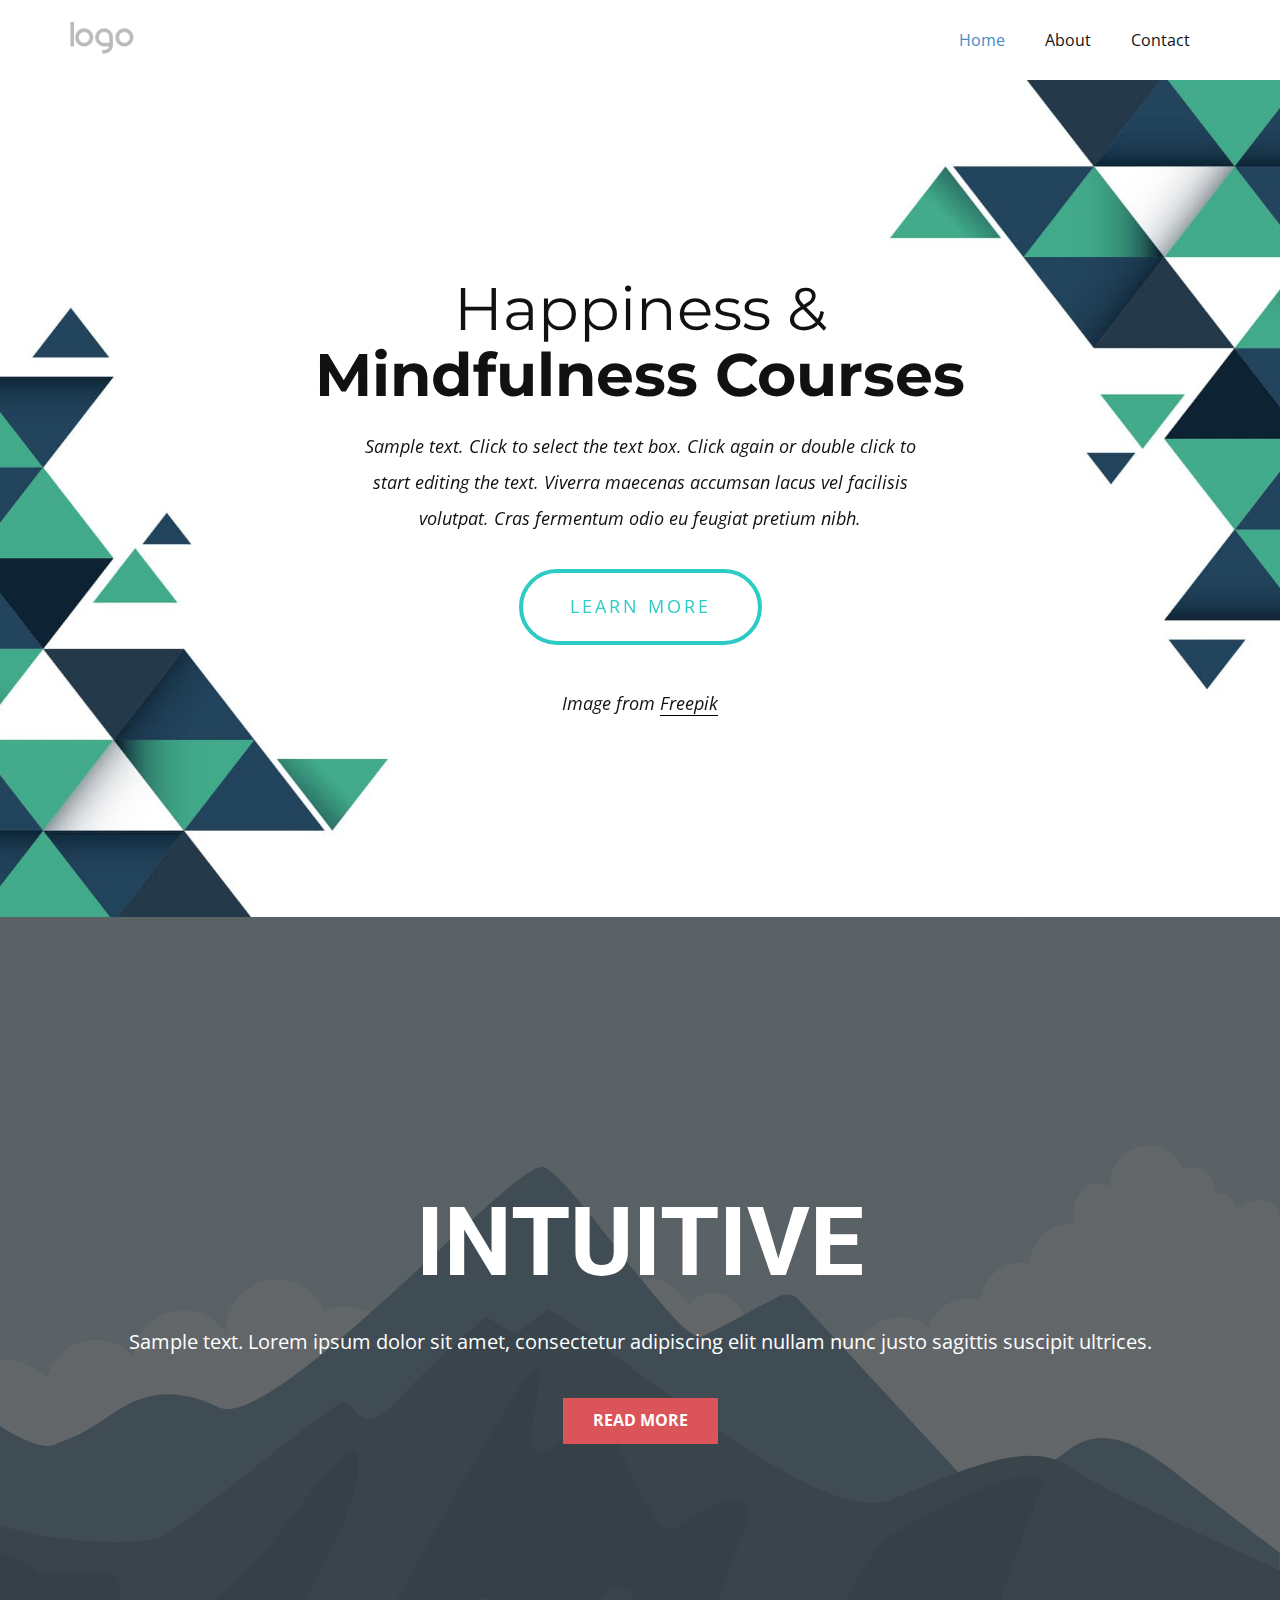
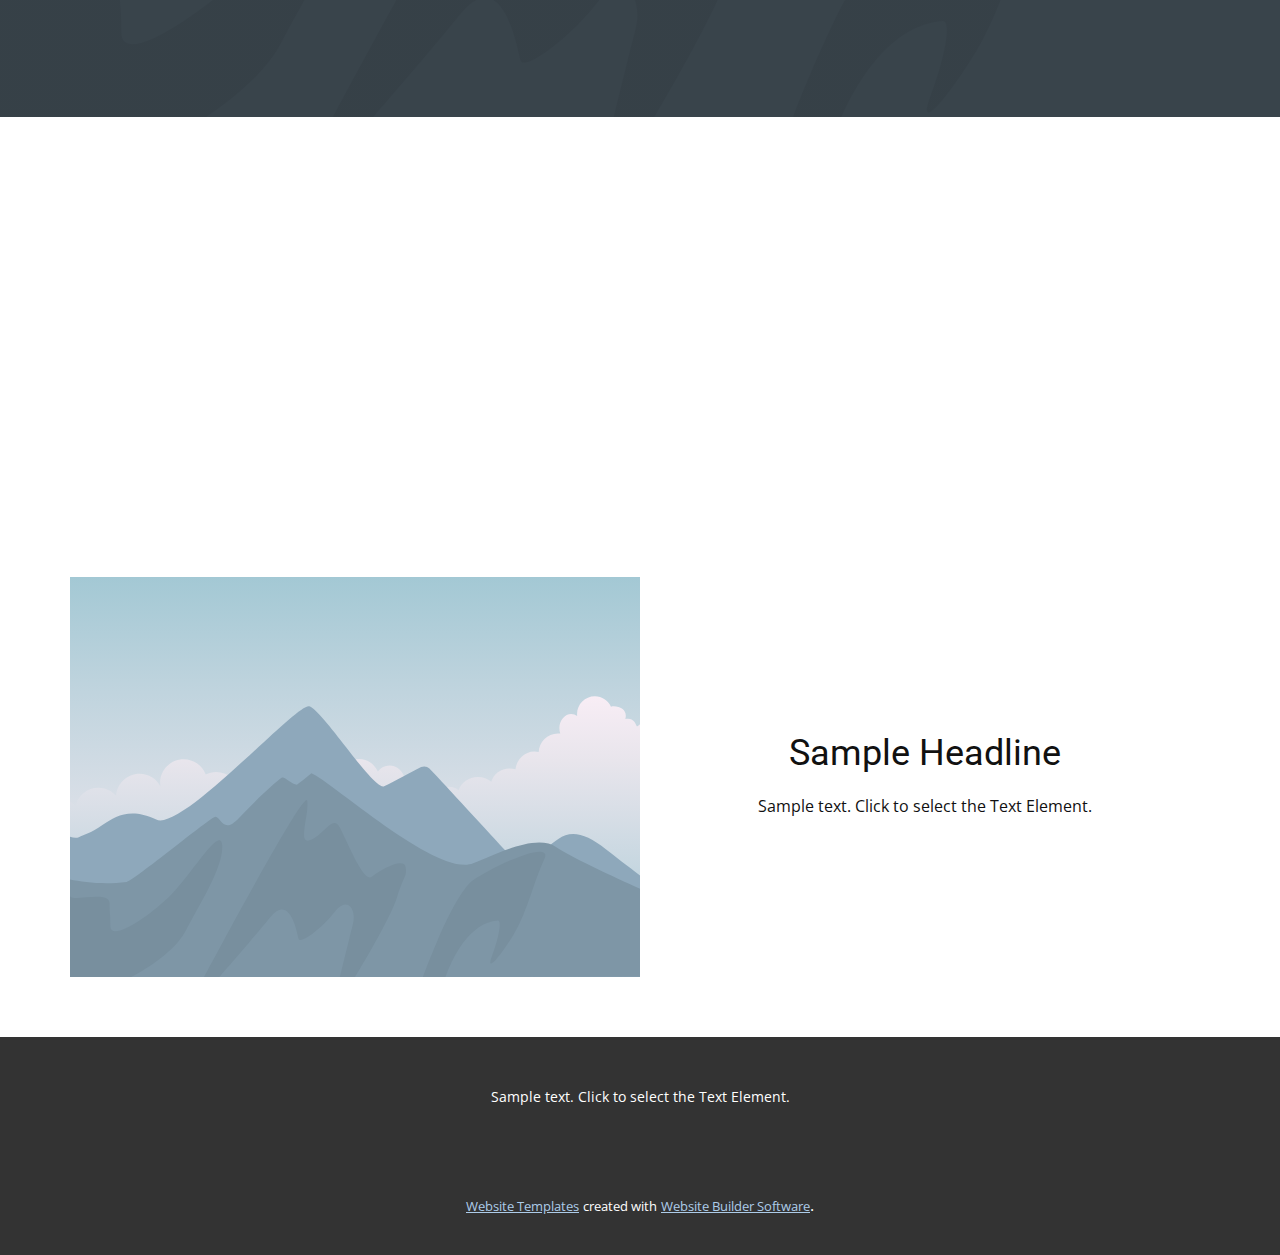
<file: index.html>
<!DOCTYPE html>
<html style="font-size: 16px;" lang="en"><head>
    <meta name="viewport" content="width=device-width, initial-scale=1.0">
    <meta charset="utf-8">
    <meta name="keywords" content="​Happiness &amp;amp; Mindfulness Courses, INTUITIVE">
    <meta name="description" content="">
    <title>Home</title>
    <link rel="stylesheet" href="nicepage.css" media="screen">
<link rel="stylesheet" href="Home.css" media="screen">
    <script class="u-script" type="text/javascript" src="jquery.js" defer=""></script>
    <script class="u-script" type="text/javascript" src="nicepage.js" defer=""></script>
    <meta name="generator" content="Nicepage 5.5.0, nicepage.com">
    <link id="u-theme-google-font" rel="stylesheet" href="https://fonts.googleapis.com/css?family=Roboto:100,100i,300,300i,400,400i,500,500i,700,700i,900,900i|Open+Sans:300,300i,400,400i,500,500i,600,600i,700,700i,800,800i">
    <link id="u-page-google-font" rel="stylesheet" href="https://fonts.googleapis.com/css?family=Montserrat:100,100i,200,200i,300,300i,400,400i,500,500i,600,600i,700,700i,800,800i,900,900i">
    
    
    
    
    
    <script type="application/ld+json">{
		"@context": "http://schema.org",
		"@type": "Organization",
		"name": "",
		"logo": "images/default-logo.png"
}</script>
    <meta name="theme-color" content="#478ac9">
    <meta property="og:title" content="Home">
    <meta property="og:type" content="website">
  <meta data-intl-tel-input-cdn-path="intlTelInput/"></head>
  <body data-home-page="Home.html" data-home-page-title="Home" class="u-body u-xl-mode" data-lang="en"><header class="u-clearfix u-header u-header" id="sec-7628"><div class="u-clearfix u-sheet u-valign-middle u-sheet-1">
        <a href="https://nicepage.com" class="u-image u-logo u-image-1">
          <img src="images/default-logo.png" class="u-logo-image u-logo-image-1">
        </a>
        <nav class="u-menu u-menu-dropdown u-offcanvas u-menu-1">
          <div class="menu-collapse" style="font-size: 1rem; letter-spacing: 0px;">
            <a class="u-button-style u-custom-left-right-menu-spacing u-custom-padding-bottom u-custom-top-bottom-menu-spacing u-nav-link u-text-active-palette-1-base u-text-hover-palette-2-base" href="#">
              <svg class="u-svg-link" viewBox="0 0 24 24"><use xmlns:xlink="http://www.w3.org/1999/xlink" xlink:href="#menu-hamburger"></use></svg>
              <svg class="u-svg-content" version="1.1" id="menu-hamburger" viewBox="0 0 16 16" x="0px" y="0px" xmlns:xlink="http://www.w3.org/1999/xlink" xmlns="http://www.w3.org/2000/svg"><g><rect y="1" width="16" height="2"></rect><rect y="7" width="16" height="2"></rect><rect y="13" width="16" height="2"></rect>
</g></svg>
            </a>
          </div>
          <div class="u-nav-container">
            <ul class="u-nav u-unstyled u-nav-1"><li class="u-nav-item"><a class="u-button-style u-nav-link u-text-active-palette-1-base u-text-hover-palette-2-base" href="Home.html" style="padding: 10px 20px;">Home</a>
</li><li class="u-nav-item"><a class="u-button-style u-nav-link u-text-active-palette-1-base u-text-hover-palette-2-base" href="About.html" style="padding: 10px 20px;">About</a>
</li><li class="u-nav-item"><a class="u-button-style u-nav-link u-text-active-palette-1-base u-text-hover-palette-2-base" href="Contact.html" style="padding: 10px 20px;">Contact</a>
</li></ul>
          </div>
          <div class="u-nav-container-collapse">
            <div class="u-black u-container-style u-inner-container-layout u-opacity u-opacity-95 u-sidenav">
              <div class="u-inner-container-layout u-sidenav-overflow">
                <div class="u-menu-close"></div>
                <ul class="u-align-center u-nav u-popupmenu-items u-unstyled u-nav-2"><li class="u-nav-item"><a class="u-button-style u-nav-link" href="Home.html">Home</a>
</li><li class="u-nav-item"><a class="u-button-style u-nav-link" href="About.html">About</a>
</li><li class="u-nav-item"><a class="u-button-style u-nav-link" href="Contact.html">Contact</a>
</li></ul>
              </div>
            </div>
            <div class="u-black u-menu-overlay u-opacity u-opacity-70"></div>
          </div>
        </nav>
      </div></header>
    <section class="u-align-center u-clearfix u-image u-section-1" id="carousel_c16c" data-image-width="1980" data-image-height="1134">
      <div class="u-clearfix u-sheet u-valign-middle u-sheet-1">
        <h1 class="u-custom-font u-font-montserrat u-text u-text-1" data-animation-name="customAnimationIn" data-animation-duration="1500" data-animation-delay="0"> Happiness &amp; <span style="font-weight: 700;">Mindfulness Courses</span>
        </h1>
        <p class="u-text u-text-2" data-animation-name="customAnimationIn" data-animation-duration="1500" data-animation-delay="500">Sample text. Click to select the text box. Click again or double click to start editing the text.&nbsp;Viverra maecenas accumsan lacus vel <span class="u-text-grey-30"></span>facilisis volutpat. Cras fermentum odio eu feugiat pretium nibh.
        </p>
        <a href="https://www.residentialarchitect.com/awards/residential-architect-design-awards/" class="u-active-palette-4-base u-border-4 u-border-active-palette-4-base u-border-hover-palette-4-base u-border-palette-4-base u-btn u-btn-round u-button-style u-hover-palette-4-base u-radius-50 u-text-active-white u-text-hover-white u-btn-1" target="_blank" data-animation-name="customAnimationIn" data-animation-duration="1750" data-animation-delay="500">learn more</a>
        <p class="u-text u-text-3" data-animation-name="customAnimationIn" data-animation-duration="1500" data-animation-delay="500">Image from <a href="https://www.freepik.com/free-vector/geometrical-abstract-background_4239945.htm" class="u-active-none u-border-1 u-border-active-grey-75 u-border-black u-border-hover-grey-75 u-border-no-left u-border-no-right u-border-no-top u-bottom-left-radius-0 u-bottom-right-radius-0 u-btn u-button-link u-button-style u-hover-none u-none u-radius-0 u-text-active-grey-75 u-text-body-color u-text-hover-grey-75 u-top-left-radius-0 u-top-right-radius-0 u-btn-2" target="_blank">Freepik</a>
        </p>
      </div>
    </section>
    <section class="u-align-center u-clearfix u-image u-shading u-section-2" src="" data-image-width="256" data-image-height="256" id="sec-1f4e">
      <div class="u-clearfix u-sheet u-valign-middle u-sheet-1">
        <h1 class="u-text u-text-default u-title u-text-1">INTUITIVE</h1>
        <p class="u-large-text u-text u-text-default u-text-variant u-text-2">Sample text. Lorem ipsum dolor sit amet, consectetur adipiscing elit nullam nunc justo sagittis suscipit ultrices.</p>
        <a href="#" class="u-btn u-button-style u-palette-2-base u-btn-1">Read More</a>
      </div>
    </section>
    <section class="u-clearfix u-section-3" id="sec-1981">
      <div class="u-clearfix u-sheet u-sheet-1"></div>
    </section>
    <section class="u-clearfix u-section-4" id="sec-87e8">
      <div class="u-clearfix u-sheet u-sheet-1">
        <div class="u-clearfix u-expanded-width u-layout-wrap u-layout-wrap-1">
          <div class="u-layout">
            <div class="u-layout-row">
              <div class="u-container-style u-image u-layout-cell u-size-30 u-image-1" data-image-width="400" data-image-height="265">
                <div class="u-container-layout u-container-layout-1"></div>
              </div>
              <div class="u-container-align-center u-container-style u-layout-cell u-size-30 u-layout-cell-2">
                <div class="u-container-layout u-valign-middle u-container-layout-2">
                  <h2 class="u-align-center u-text u-text-default u-text-1">Sample Headline</h2>
                  <p class="u-align-center u-text u-text-default u-text-2">Sample text. Click to select the Text Element.</p>
                </div>
              </div>
            </div>
          </div>
        </div>
      </div>
    </section>
    
    
    <footer class="u-align-center u-clearfix u-footer u-grey-80 u-footer" id="sec-329c"><div class="u-clearfix u-sheet u-sheet-1">
        <p class="u-small-text u-text u-text-variant u-text-1">Sample text. Click to select the Text Element.</p>
      </div></footer>
    <section class="u-backlink u-clearfix u-grey-80">
      <a class="u-link" href="https://nicepage.com/website-templates" target="_blank">
        <span>Website Templates</span>
      </a>
      <p class="u-text">
        <span>created with</span>
      </p>
      <a class="u-link" href="" target="_blank">
        <span>Website Builder Software</span>
      </a>. 
    </section>
  
</body></html>
</file>
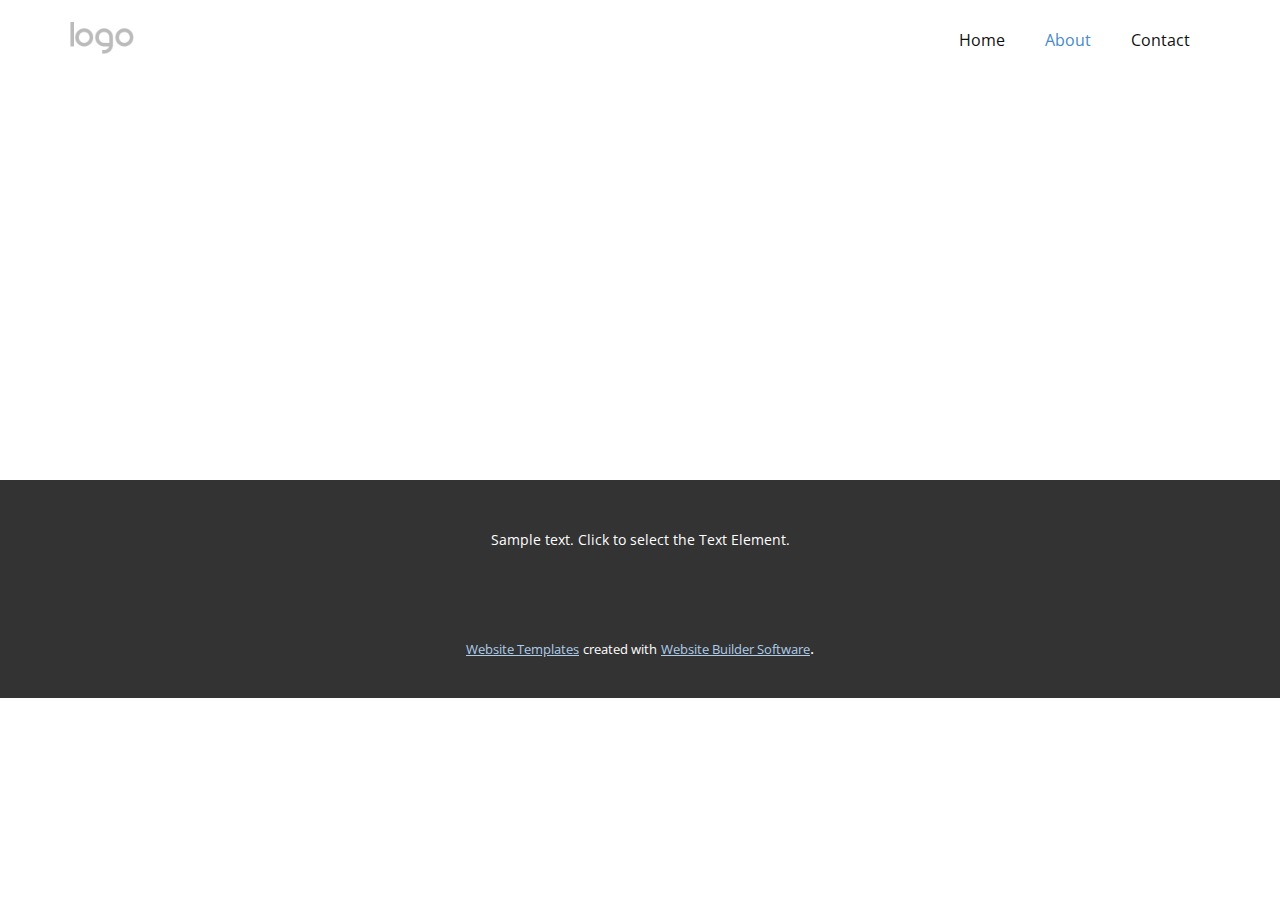
<file: About.html>
<!DOCTYPE html>
<html style="font-size: 16px;" lang="en"><head>
    <meta name="viewport" content="width=device-width, initial-scale=1.0">
    <meta charset="utf-8">
    <meta name="keywords" content="">
    <meta name="description" content="">
    <title>About</title>
    <link rel="stylesheet" href="nicepage.css" media="screen">
<link rel="stylesheet" href="About.css" media="screen">
    <script class="u-script" type="text/javascript" src="jquery.js" defer=""></script>
    <script class="u-script" type="text/javascript" src="nicepage.js" defer=""></script>
    <meta name="generator" content="Nicepage 5.5.0, nicepage.com">
    <link id="u-theme-google-font" rel="stylesheet" href="https://fonts.googleapis.com/css?family=Roboto:100,100i,300,300i,400,400i,500,500i,700,700i,900,900i|Open+Sans:300,300i,400,400i,500,500i,600,600i,700,700i,800,800i">
    
    
    <script type="application/ld+json">{
		"@context": "http://schema.org",
		"@type": "Organization",
		"name": "",
		"logo": "images/default-logo.png"
}</script>
    <meta name="theme-color" content="#478ac9">
    <meta property="og:title" content="About">
    <meta property="og:type" content="website">
  <meta data-intl-tel-input-cdn-path="intlTelInput/"></head>
  <body class="u-body u-xl-mode" data-lang="en"><header class="u-clearfix u-header u-header" id="sec-7628"><div class="u-clearfix u-sheet u-valign-middle u-sheet-1">
        <a href="https://nicepage.com" class="u-image u-logo u-image-1">
          <img src="images/default-logo.png" class="u-logo-image u-logo-image-1">
        </a>
        <nav class="u-menu u-menu-dropdown u-offcanvas u-menu-1">
          <div class="menu-collapse" style="font-size: 1rem; letter-spacing: 0px;">
            <a class="u-button-style u-custom-left-right-menu-spacing u-custom-padding-bottom u-custom-top-bottom-menu-spacing u-nav-link u-text-active-palette-1-base u-text-hover-palette-2-base" href="#">
              <svg class="u-svg-link" viewBox="0 0 24 24"><use xmlns:xlink="http://www.w3.org/1999/xlink" xlink:href="#menu-hamburger"></use></svg>
              <svg class="u-svg-content" version="1.1" id="menu-hamburger" viewBox="0 0 16 16" x="0px" y="0px" xmlns:xlink="http://www.w3.org/1999/xlink" xmlns="http://www.w3.org/2000/svg"><g><rect y="1" width="16" height="2"></rect><rect y="7" width="16" height="2"></rect><rect y="13" width="16" height="2"></rect>
</g></svg>
            </a>
          </div>
          <div class="u-nav-container">
            <ul class="u-nav u-unstyled u-nav-1"><li class="u-nav-item"><a class="u-button-style u-nav-link u-text-active-palette-1-base u-text-hover-palette-2-base" href="Home.html" style="padding: 10px 20px;">Home</a>
</li><li class="u-nav-item"><a class="u-button-style u-nav-link u-text-active-palette-1-base u-text-hover-palette-2-base" href="About.html" style="padding: 10px 20px;">About</a>
</li><li class="u-nav-item"><a class="u-button-style u-nav-link u-text-active-palette-1-base u-text-hover-palette-2-base" href="Contact.html" style="padding: 10px 20px;">Contact</a>
</li></ul>
          </div>
          <div class="u-nav-container-collapse">
            <div class="u-black u-container-style u-inner-container-layout u-opacity u-opacity-95 u-sidenav">
              <div class="u-inner-container-layout u-sidenav-overflow">
                <div class="u-menu-close"></div>
                <ul class="u-align-center u-nav u-popupmenu-items u-unstyled u-nav-2"><li class="u-nav-item"><a class="u-button-style u-nav-link" href="Home.html">Home</a>
</li><li class="u-nav-item"><a class="u-button-style u-nav-link" href="About.html">About</a>
</li><li class="u-nav-item"><a class="u-button-style u-nav-link" href="Contact.html">Contact</a>
</li></ul>
              </div>
            </div>
            <div class="u-black u-menu-overlay u-opacity u-opacity-70"></div>
          </div>
        </nav>
      </div></header>
    <section class="u-clearfix u-section-1" id="sec-08f3">
      <div class="u-clearfix u-sheet u-sheet-1"></div>
    </section>
    
    
    <footer class="u-align-center u-clearfix u-footer u-grey-80 u-footer" id="sec-329c"><div class="u-clearfix u-sheet u-sheet-1">
        <p class="u-small-text u-text u-text-variant u-text-1">Sample text. Click to select the Text Element.</p>
      </div></footer>
    <section class="u-backlink u-clearfix u-grey-80">
      <a class="u-link" href="https://nicepage.com/website-templates" target="_blank">
        <span>Website Templates</span>
      </a>
      <p class="u-text">
        <span>created with</span>
      </p>
      <a class="u-link" href="" target="_blank">
        <span>Website Builder Software</span>
      </a>. 
    </section>
  
</body></html>
</file>
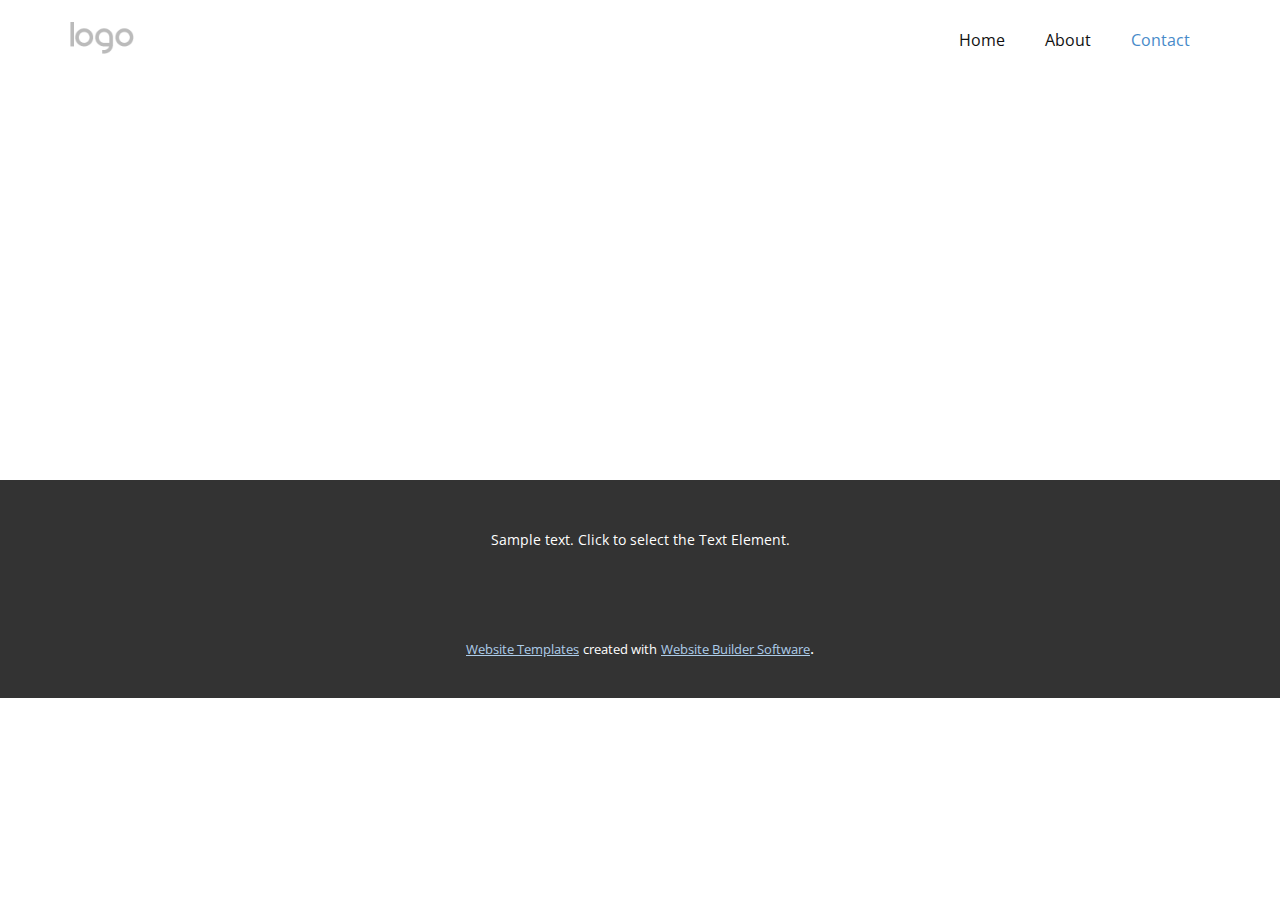
<file: Contact.html>
<!DOCTYPE html>
<html style="font-size: 16px;" lang="en"><head>
    <meta name="viewport" content="width=device-width, initial-scale=1.0">
    <meta charset="utf-8">
    <meta name="keywords" content="">
    <meta name="description" content="">
    <title>Contact</title>
    <link rel="stylesheet" href="nicepage.css" media="screen">
<link rel="stylesheet" href="Contact.css" media="screen">
    <script class="u-script" type="text/javascript" src="jquery.js" defer=""></script>
    <script class="u-script" type="text/javascript" src="nicepage.js" defer=""></script>
    <meta name="generator" content="Nicepage 5.5.0, nicepage.com">
    <link id="u-theme-google-font" rel="stylesheet" href="https://fonts.googleapis.com/css?family=Roboto:100,100i,300,300i,400,400i,500,500i,700,700i,900,900i|Open+Sans:300,300i,400,400i,500,500i,600,600i,700,700i,800,800i">
    
    
    <script type="application/ld+json">{
		"@context": "http://schema.org",
		"@type": "Organization",
		"name": "",
		"logo": "images/default-logo.png"
}</script>
    <meta name="theme-color" content="#478ac9">
    <meta property="og:title" content="Contact">
    <meta property="og:type" content="website">
  <meta data-intl-tel-input-cdn-path="intlTelInput/"></head>
  <body class="u-body u-xl-mode" data-lang="en"><header class="u-clearfix u-header u-header" id="sec-7628"><div class="u-clearfix u-sheet u-valign-middle u-sheet-1">
        <a href="https://nicepage.com" class="u-image u-logo u-image-1">
          <img src="images/default-logo.png" class="u-logo-image u-logo-image-1">
        </a>
        <nav class="u-menu u-menu-dropdown u-offcanvas u-menu-1">
          <div class="menu-collapse" style="font-size: 1rem; letter-spacing: 0px;">
            <a class="u-button-style u-custom-left-right-menu-spacing u-custom-padding-bottom u-custom-top-bottom-menu-spacing u-nav-link u-text-active-palette-1-base u-text-hover-palette-2-base" href="#">
              <svg class="u-svg-link" viewBox="0 0 24 24"><use xmlns:xlink="http://www.w3.org/1999/xlink" xlink:href="#menu-hamburger"></use></svg>
              <svg class="u-svg-content" version="1.1" id="menu-hamburger" viewBox="0 0 16 16" x="0px" y="0px" xmlns:xlink="http://www.w3.org/1999/xlink" xmlns="http://www.w3.org/2000/svg"><g><rect y="1" width="16" height="2"></rect><rect y="7" width="16" height="2"></rect><rect y="13" width="16" height="2"></rect>
</g></svg>
            </a>
          </div>
          <div class="u-nav-container">
            <ul class="u-nav u-unstyled u-nav-1"><li class="u-nav-item"><a class="u-button-style u-nav-link u-text-active-palette-1-base u-text-hover-palette-2-base" href="Home.html" style="padding: 10px 20px;">Home</a>
</li><li class="u-nav-item"><a class="u-button-style u-nav-link u-text-active-palette-1-base u-text-hover-palette-2-base" href="About.html" style="padding: 10px 20px;">About</a>
</li><li class="u-nav-item"><a class="u-button-style u-nav-link u-text-active-palette-1-base u-text-hover-palette-2-base" href="Contact.html" style="padding: 10px 20px;">Contact</a>
</li></ul>
          </div>
          <div class="u-nav-container-collapse">
            <div class="u-black u-container-style u-inner-container-layout u-opacity u-opacity-95 u-sidenav">
              <div class="u-inner-container-layout u-sidenav-overflow">
                <div class="u-menu-close"></div>
                <ul class="u-align-center u-nav u-popupmenu-items u-unstyled u-nav-2"><li class="u-nav-item"><a class="u-button-style u-nav-link" href="Home.html">Home</a>
</li><li class="u-nav-item"><a class="u-button-style u-nav-link" href="About.html">About</a>
</li><li class="u-nav-item"><a class="u-button-style u-nav-link" href="Contact.html">Contact</a>
</li></ul>
              </div>
            </div>
            <div class="u-black u-menu-overlay u-opacity u-opacity-70"></div>
          </div>
        </nav>
      </div></header>
    <section class="u-clearfix u-section-1" id="sec-c3cc">
      <div class="u-clearfix u-sheet u-sheet-1"></div>
    </section>
    
    
    <footer class="u-align-center u-clearfix u-footer u-grey-80 u-footer" id="sec-329c"><div class="u-clearfix u-sheet u-sheet-1">
        <p class="u-small-text u-text u-text-variant u-text-1">Sample text. Click to select the Text Element.</p>
      </div></footer>
    <section class="u-backlink u-clearfix u-grey-80">
      <a class="u-link" href="https://nicepage.com/website-templates" target="_blank">
        <span>Website Templates</span>
      </a>
      <p class="u-text">
        <span>created with</span>
      </p>
      <a class="u-link" href="" target="_blank">
        <span>Website Builder Software</span>
      </a>. 
    </section>
  
</body></html>
</file>
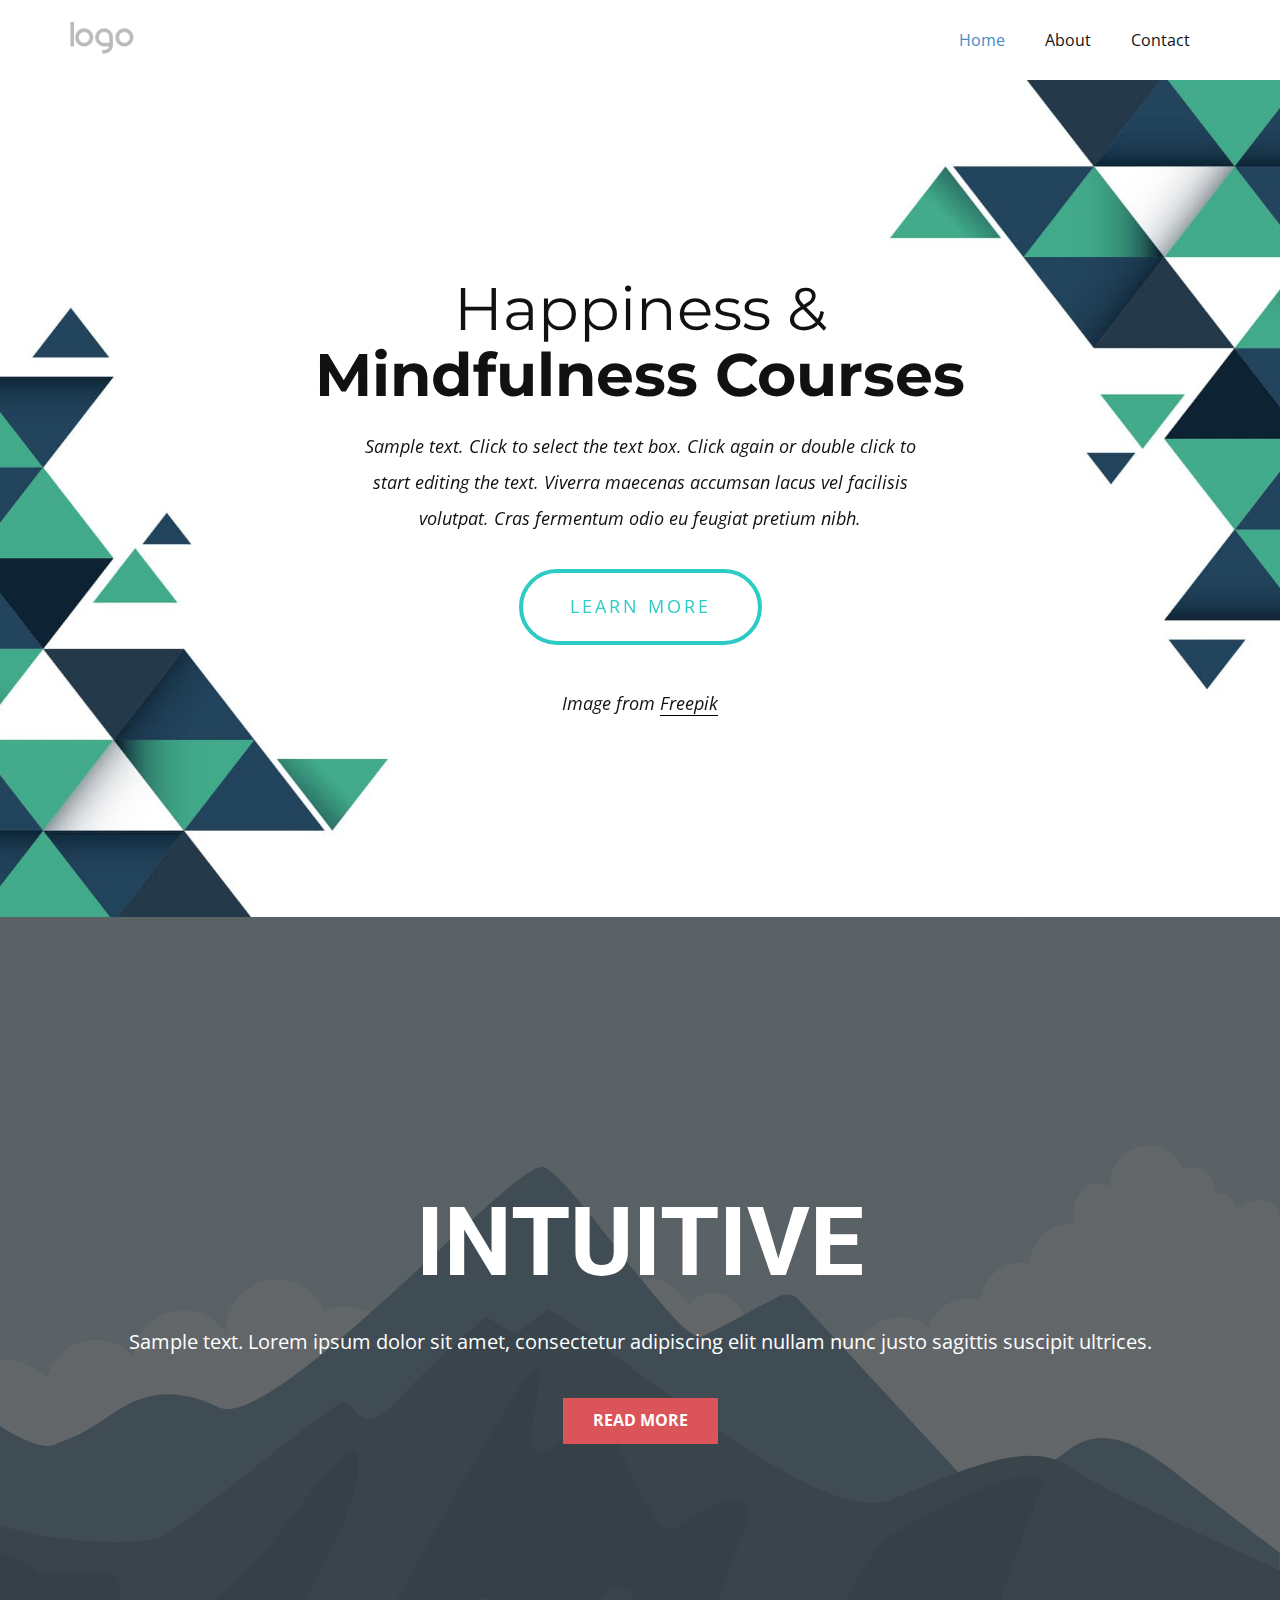
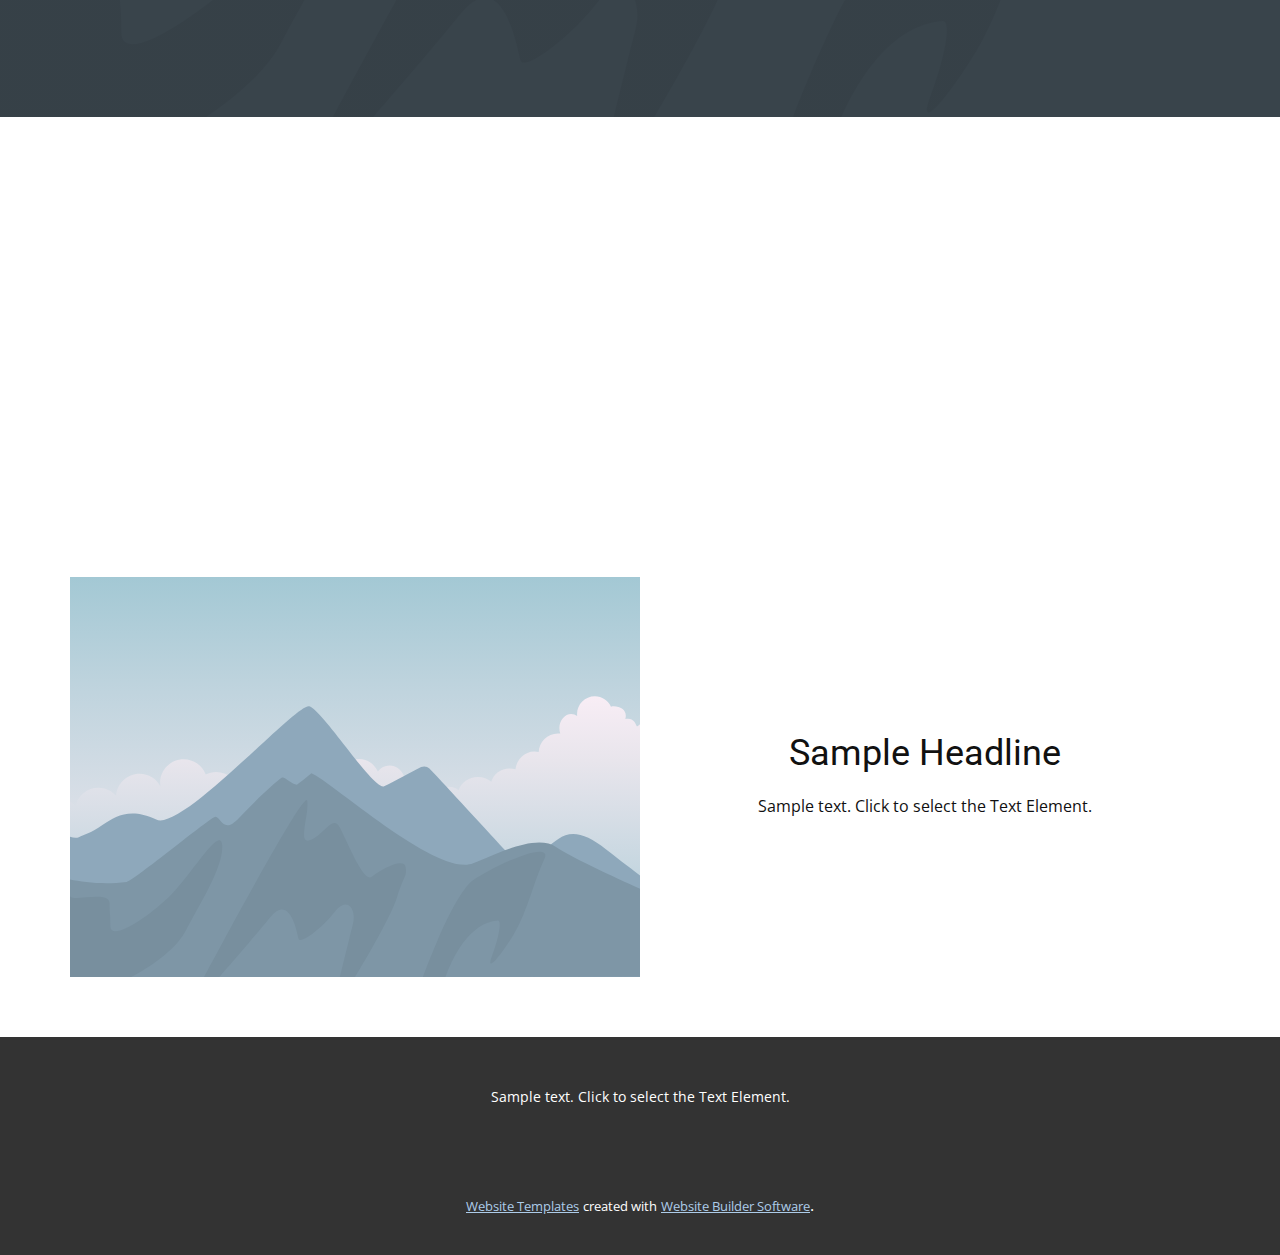
<file: Home.html>
<!DOCTYPE html>
<html style="font-size: 16px;" lang="en"><head>
    <meta name="viewport" content="width=device-width, initial-scale=1.0">
    <meta charset="utf-8">
    <meta name="keywords" content="​Happiness &amp;amp; Mindfulness Courses, INTUITIVE">
    <meta name="description" content="">
    <title>Home</title>
    <link rel="stylesheet" href="nicepage.css" media="screen">
<link rel="stylesheet" href="Home.css" media="screen">
    <script class="u-script" type="text/javascript" src="jquery.js" defer=""></script>
    <script class="u-script" type="text/javascript" src="nicepage.js" defer=""></script>
    <meta name="generator" content="Nicepage 5.5.0, nicepage.com">
    <link id="u-theme-google-font" rel="stylesheet" href="https://fonts.googleapis.com/css?family=Roboto:100,100i,300,300i,400,400i,500,500i,700,700i,900,900i|Open+Sans:300,300i,400,400i,500,500i,600,600i,700,700i,800,800i">
    <link id="u-page-google-font" rel="stylesheet" href="https://fonts.googleapis.com/css?family=Montserrat:100,100i,200,200i,300,300i,400,400i,500,500i,600,600i,700,700i,800,800i,900,900i">
    
    
    
    
    
    <script type="application/ld+json">{
		"@context": "http://schema.org",
		"@type": "Organization",
		"name": "",
		"logo": "images/default-logo.png"
}</script>
    <meta name="theme-color" content="#478ac9">
    <meta property="og:title" content="Home">
    <meta property="og:type" content="website">
  <meta data-intl-tel-input-cdn-path="intlTelInput/"></head>
  <body class="u-body u-xl-mode" data-lang="en"><header class="u-clearfix u-header u-header" id="sec-7628"><div class="u-clearfix u-sheet u-valign-middle u-sheet-1">
        <a href="https://nicepage.com" class="u-image u-logo u-image-1">
          <img src="images/default-logo.png" class="u-logo-image u-logo-image-1">
        </a>
        <nav class="u-menu u-menu-dropdown u-offcanvas u-menu-1">
          <div class="menu-collapse" style="font-size: 1rem; letter-spacing: 0px;">
            <a class="u-button-style u-custom-left-right-menu-spacing u-custom-padding-bottom u-custom-top-bottom-menu-spacing u-nav-link u-text-active-palette-1-base u-text-hover-palette-2-base" href="#">
              <svg class="u-svg-link" viewBox="0 0 24 24"><use xmlns:xlink="http://www.w3.org/1999/xlink" xlink:href="#menu-hamburger"></use></svg>
              <svg class="u-svg-content" version="1.1" id="menu-hamburger" viewBox="0 0 16 16" x="0px" y="0px" xmlns:xlink="http://www.w3.org/1999/xlink" xmlns="http://www.w3.org/2000/svg"><g><rect y="1" width="16" height="2"></rect><rect y="7" width="16" height="2"></rect><rect y="13" width="16" height="2"></rect>
</g></svg>
            </a>
          </div>
          <div class="u-nav-container">
            <ul class="u-nav u-unstyled u-nav-1"><li class="u-nav-item"><a class="u-button-style u-nav-link u-text-active-palette-1-base u-text-hover-palette-2-base" href="Home.html" style="padding: 10px 20px;">Home</a>
</li><li class="u-nav-item"><a class="u-button-style u-nav-link u-text-active-palette-1-base u-text-hover-palette-2-base" href="About.html" style="padding: 10px 20px;">About</a>
</li><li class="u-nav-item"><a class="u-button-style u-nav-link u-text-active-palette-1-base u-text-hover-palette-2-base" href="Contact.html" style="padding: 10px 20px;">Contact</a>
</li></ul>
          </div>
          <div class="u-nav-container-collapse">
            <div class="u-black u-container-style u-inner-container-layout u-opacity u-opacity-95 u-sidenav">
              <div class="u-inner-container-layout u-sidenav-overflow">
                <div class="u-menu-close"></div>
                <ul class="u-align-center u-nav u-popupmenu-items u-unstyled u-nav-2"><li class="u-nav-item"><a class="u-button-style u-nav-link" href="Home.html">Home</a>
</li><li class="u-nav-item"><a class="u-button-style u-nav-link" href="About.html">About</a>
</li><li class="u-nav-item"><a class="u-button-style u-nav-link" href="Contact.html">Contact</a>
</li></ul>
              </div>
            </div>
            <div class="u-black u-menu-overlay u-opacity u-opacity-70"></div>
          </div>
        </nav>
      </div></header>
    <section class="u-align-center u-clearfix u-image u-section-1" id="carousel_c16c" data-image-width="1980" data-image-height="1134">
      <div class="u-clearfix u-sheet u-valign-middle u-sheet-1">
        <h1 class="u-custom-font u-font-montserrat u-text u-text-1" data-animation-name="customAnimationIn" data-animation-duration="1500" data-animation-delay="0"> Happiness &amp; <span style="font-weight: 700;">Mindfulness Courses</span>
        </h1>
        <p class="u-text u-text-2" data-animation-name="customAnimationIn" data-animation-duration="1500" data-animation-delay="500">Sample text. Click to select the text box. Click again or double click to start editing the text.&nbsp;Viverra maecenas accumsan lacus vel <span class="u-text-grey-30"></span>facilisis volutpat. Cras fermentum odio eu feugiat pretium nibh.
        </p>
        <a href="https://www.residentialarchitect.com/awards/residential-architect-design-awards/" class="u-active-palette-4-base u-border-4 u-border-active-palette-4-base u-border-hover-palette-4-base u-border-palette-4-base u-btn u-btn-round u-button-style u-hover-palette-4-base u-radius-50 u-text-active-white u-text-hover-white u-btn-1" target="_blank" data-animation-name="customAnimationIn" data-animation-duration="1750" data-animation-delay="500">learn more</a>
        <p class="u-text u-text-3" data-animation-name="customAnimationIn" data-animation-duration="1500" data-animation-delay="500">Image from <a href="https://www.freepik.com/free-vector/geometrical-abstract-background_4239945.htm" class="u-active-none u-border-1 u-border-active-grey-75 u-border-black u-border-hover-grey-75 u-border-no-left u-border-no-right u-border-no-top u-bottom-left-radius-0 u-bottom-right-radius-0 u-btn u-button-link u-button-style u-hover-none u-none u-radius-0 u-text-active-grey-75 u-text-body-color u-text-hover-grey-75 u-top-left-radius-0 u-top-right-radius-0 u-btn-2" target="_blank">Freepik</a>
        </p>
      </div>
    </section>
    <section class="u-align-center u-clearfix u-image u-shading u-section-2" src="" data-image-width="256" data-image-height="256" id="sec-1f4e">
      <div class="u-clearfix u-sheet u-valign-middle u-sheet-1">
        <h1 class="u-text u-text-default u-title u-text-1">INTUITIVE</h1>
        <p class="u-large-text u-text u-text-default u-text-variant u-text-2">Sample text. Lorem ipsum dolor sit amet, consectetur adipiscing elit nullam nunc justo sagittis suscipit ultrices.</p>
        <a href="#" class="u-btn u-button-style u-palette-2-base u-btn-1">Read More</a>
      </div>
    </section>
    <section class="u-clearfix u-section-3" id="sec-1981">
      <div class="u-clearfix u-sheet u-sheet-1"></div>
    </section>
    <section class="u-clearfix u-section-4" id="sec-87e8">
      <div class="u-clearfix u-sheet u-sheet-1">
        <div class="u-clearfix u-expanded-width u-layout-wrap u-layout-wrap-1">
          <div class="u-layout">
            <div class="u-layout-row">
              <div class="u-container-style u-image u-layout-cell u-size-30 u-image-1" data-image-width="400" data-image-height="265">
                <div class="u-container-layout u-container-layout-1"></div>
              </div>
              <div class="u-container-align-center u-container-style u-layout-cell u-size-30 u-layout-cell-2">
                <div class="u-container-layout u-valign-middle u-container-layout-2">
                  <h2 class="u-align-center u-text u-text-default u-text-1">Sample Headline</h2>
                  <p class="u-align-center u-text u-text-default u-text-2">Sample text. Click to select the Text Element.</p>
                </div>
              </div>
            </div>
          </div>
        </div>
      </div>
    </section>
    
    
    <footer class="u-align-center u-clearfix u-footer u-grey-80 u-footer" id="sec-329c"><div class="u-clearfix u-sheet u-sheet-1">
        <p class="u-small-text u-text u-text-variant u-text-1">Sample text. Click to select the Text Element.</p>
      </div></footer>
    <section class="u-backlink u-clearfix u-grey-80">
      <a class="u-link" href="https://nicepage.com/website-templates" target="_blank">
        <span>Website Templates</span>
      </a>
      <p class="u-text">
        <span>created with</span>
      </p>
      <a class="u-link" href="" target="_blank">
        <span>Website Builder Software</span>
      </a>. 
    </section>
  
</body></html>
</file>
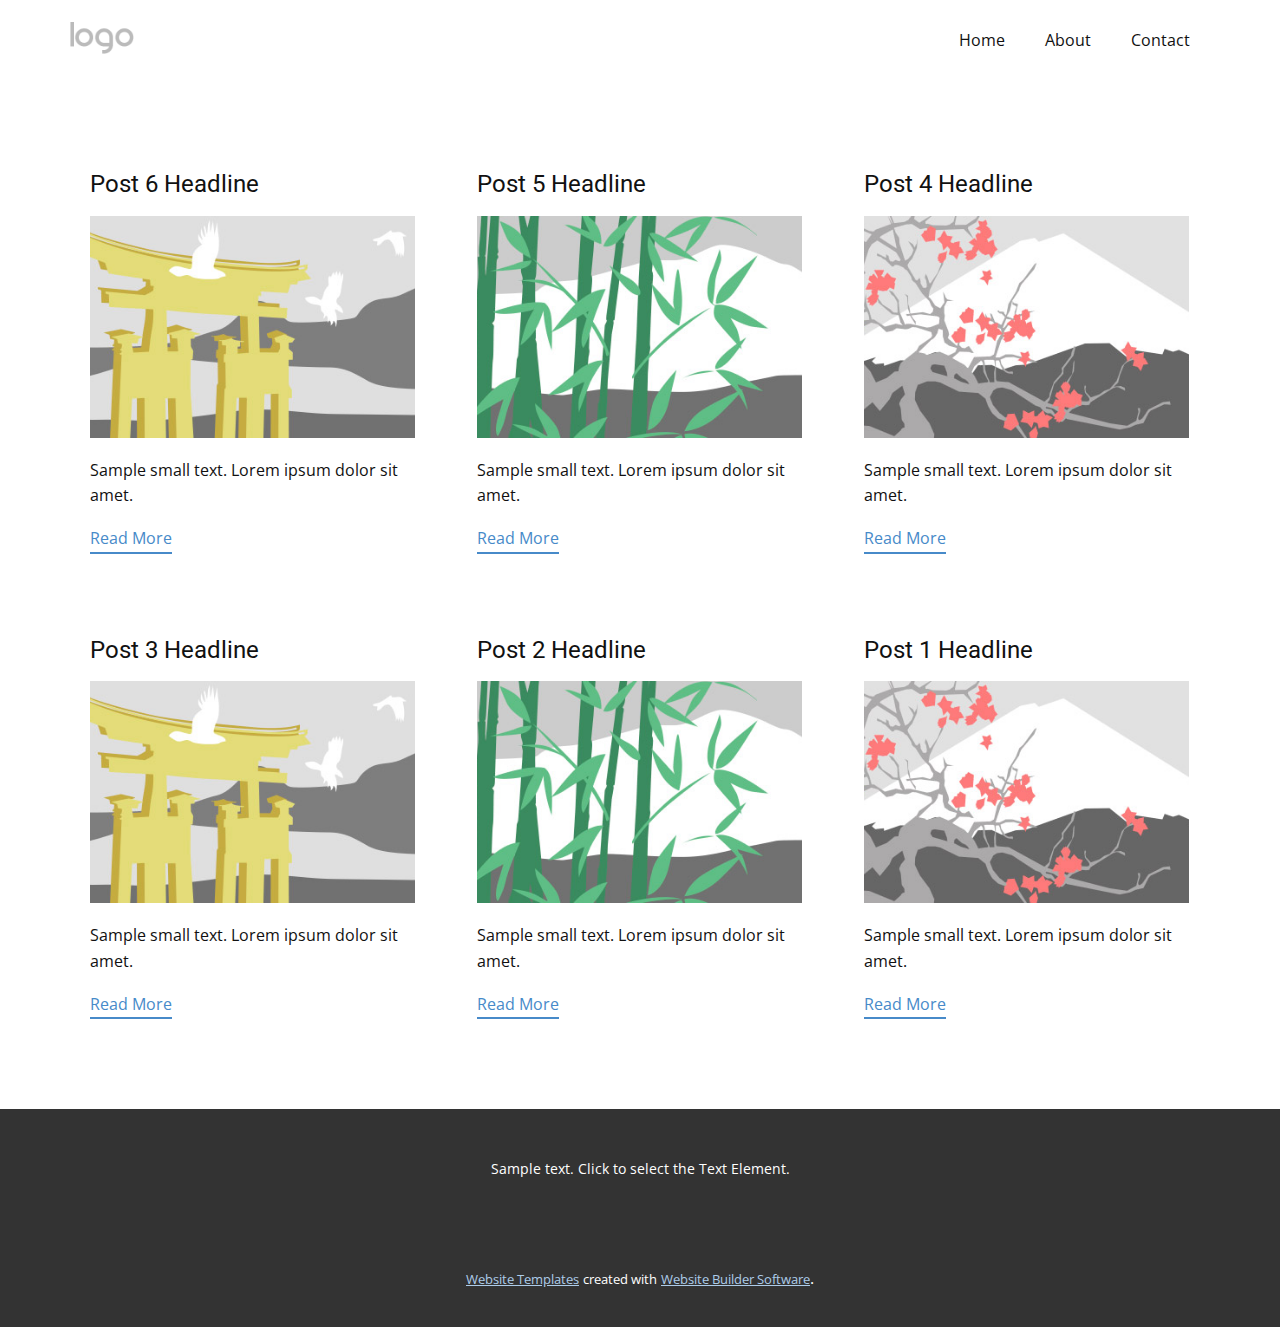
<file: blog/blog.html>
<!DOCTYPE html>
<html style="font-size: 16px;" lang="en"><head>
    <meta name="viewport" content="width=device-width, initial-scale=1.0">
    <meta charset="utf-8">
    <meta name="keywords" content="">
    <meta name="description" content="">
    <title>Blog Template</title>
    <link rel="stylesheet" href="../nicepage.css" media="screen">
<link rel="stylesheet" href="../Blog-Template.css" media="screen">
    <script class="u-script" type="text/javascript" src="../jquery.js" defer=""></script>
    <script class="u-script" type="text/javascript" src="../nicepage.js" defer=""></script>
    <meta name="generator" content="Nicepage 5.5.0, nicepage.com">
    <link id="u-theme-google-font" rel="stylesheet" href="https://fonts.googleapis.com/css?family=Roboto:100,100i,300,300i,400,400i,500,500i,700,700i,900,900i|Open+Sans:300,300i,400,400i,500,500i,600,600i,700,700i,800,800i">
    
    
    <script type="application/ld+json">{
		"@context": "http://schema.org",
		"@type": "Organization",
		"name": "",
		"logo": "images/default-logo.png"
}</script>
    <meta name="theme-color" content="#478ac9">
  <meta data-intl-tel-input-cdn-path="intlTelInput/"></head>
  <body class="u-body u-xl-mode" data-lang="en"><header class="u-clearfix u-header u-header" id="sec-7628"><div class="u-clearfix u-sheet u-valign-middle u-sheet-1">
        <a href="https://nicepage.com" class="u-image u-logo u-image-1">
          <img src="../images/default-logo.png" class="u-logo-image u-logo-image-1">
        </a>
        <nav class="u-menu u-menu-dropdown u-offcanvas u-menu-1">
          <div class="menu-collapse" style="font-size: 1rem; letter-spacing: 0px;">
            <a class="u-button-style u-custom-left-right-menu-spacing u-custom-padding-bottom u-custom-top-bottom-menu-spacing u-nav-link u-text-active-palette-1-base u-text-hover-palette-2-base" href="#">
              <svg class="u-svg-link" viewBox="0 0 24 24"><use xmlns:xlink="http://www.w3.org/1999/xlink" xlink:href="#menu-hamburger"></use></svg>
              <svg class="u-svg-content" version="1.1" id="menu-hamburger" viewBox="0 0 16 16" x="0px" y="0px" xmlns:xlink="http://www.w3.org/1999/xlink" xmlns="http://www.w3.org/2000/svg"><g><rect y="1" width="16" height="2"></rect><rect y="7" width="16" height="2"></rect><rect y="13" width="16" height="2"></rect>
</g></svg>
            </a>
          </div>
          <div class="u-nav-container">
            <ul class="u-nav u-unstyled u-nav-1"><li class="u-nav-item"><a class="u-button-style u-nav-link u-text-active-palette-1-base u-text-hover-palette-2-base" href="../Home.html" style="padding: 10px 20px;">Home</a>
</li><li class="u-nav-item"><a class="u-button-style u-nav-link u-text-active-palette-1-base u-text-hover-palette-2-base" href="../About.html" style="padding: 10px 20px;">About</a>
</li><li class="u-nav-item"><a class="u-button-style u-nav-link u-text-active-palette-1-base u-text-hover-palette-2-base" href="../Contact.html" style="padding: 10px 20px;">Contact</a>
</li></ul>
          </div>
          <div class="u-nav-container-collapse">
            <div class="u-black u-container-style u-inner-container-layout u-opacity u-opacity-95 u-sidenav">
              <div class="u-inner-container-layout u-sidenav-overflow">
                <div class="u-menu-close"></div>
                <ul class="u-align-center u-nav u-popupmenu-items u-unstyled u-nav-2"><li class="u-nav-item"><a class="u-button-style u-nav-link" href="../Home.html">Home</a>
</li><li class="u-nav-item"><a class="u-button-style u-nav-link" href="../About.html">About</a>
</li><li class="u-nav-item"><a class="u-button-style u-nav-link" href="../Contact.html">Contact</a>
</li></ul>
              </div>
            </div>
            <div class="u-black u-menu-overlay u-opacity u-opacity-70"></div>
          </div>
        </nav>
      </div></header>
    <section class="u-clearfix u-section-1" id="sec-aaee">
      <div class="u-clearfix u-sheet u-valign-middle u-sheet-1"><!--blog--><!--blog_options_json--><!--{"type":"Recent","source":"","tags":"","count":""}--><!--/blog_options_json-->
        <div class="u-blog u-expanded-width u-repeater u-repeater-1"><!--blog_post-->
          <div class="u-blog-post u-container-style u-repeater-item u-white u-repeater-item-1">
            <div class="u-container-layout u-similar-container u-valign-top u-container-layout-1"><!--blog_post_header-->
              <h4 class="u-blog-control u-text u-text-1">
                <a class="u-post-header-link" href="../blog/post-5.html">Post 6 Headline</a>
              </h4><!--/blog_post_header--><!--blog_post_image-->
              <a class="u-post-header-link" href="../blog/post-5.html"><img alt="" class="u-blog-control u-expanded-width u-image u-image-default u-image-1" src="../images/8ad73f3c.jpeg"></a><!--/blog_post_image--><!--blog_post_content-->
              <div class="u-blog-control u-post-content u-text u-text-2 fr-view">Sample small text. Lorem ipsum dolor sit amet.</div><!--/blog_post_content--><!--blog_post_readmore-->
              <a href="../blog/post-5.html" class="u-blog-control u-border-2 u-border-palette-1-base u-btn u-btn-rectangle u-button-style u-none u-btn-1"><!--blog_post_readmore_content--><!--options_json--><!--{"content":"","defaultValue":"Read More"}--><!--/options_json-->Read More<!--/blog_post_readmore_content--></a><!--/blog_post_readmore-->
            </div>
          </div><div class="u-blog-post u-container-style u-repeater-item u-video-cover u-white">
            <div class="u-container-layout u-similar-container u-valign-top u-container-layout-2"><!--blog_post_header-->
              <h4 class="u-blog-control u-text u-text-3">
                <a class="u-post-header-link" href="../blog/post-4.html">Post 5 Headline</a>
              </h4><!--/blog_post_header--><!--blog_post_image-->
              <a class="u-post-header-link" href="../blog/post-4.html"><img alt="" class="u-blog-control u-expanded-width u-image u-image-default u-image-2" src="../images/68f64b9d.jpeg"></a><!--/blog_post_image--><!--blog_post_content-->
              <div class="u-blog-control u-post-content u-text u-text-4 fr-view">Sample small text. Lorem ipsum dolor sit amet.</div><!--/blog_post_content--><!--blog_post_readmore-->
              <a href="../blog/post-4.html" class="u-blog-control u-border-2 u-border-palette-1-base u-btn u-btn-rectangle u-button-style u-none u-btn-2"><!--blog_post_readmore_content--><!--options_json--><!--{"content":"","defaultValue":"Read More"}--><!--/options_json-->Read More<!--/blog_post_readmore_content--></a><!--/blog_post_readmore-->
            </div>
          </div><div class="u-blog-post u-container-style u-repeater-item u-video-cover u-white">
            <div class="u-container-layout u-similar-container u-valign-top u-container-layout-3"><!--blog_post_header-->
              <h4 class="u-blog-control u-text u-text-5">
                <a class="u-post-header-link" href="../blog/post-3.html">Post 4 Headline</a>
              </h4><!--/blog_post_header--><!--blog_post_image-->
              <a class="u-post-header-link" href="../blog/post-3.html"><img alt="" class="u-blog-control u-expanded-width u-image u-image-default u-image-3" src="../images/0fd3416c.jpeg"></a><!--/blog_post_image--><!--blog_post_content-->
              <div class="u-blog-control u-post-content u-text u-text-6 fr-view">Sample small text. Lorem ipsum dolor sit amet.</div><!--/blog_post_content--><!--blog_post_readmore-->
              <a href="../blog/post-3.html" class="u-blog-control u-border-2 u-border-palette-1-base u-btn u-btn-rectangle u-button-style u-none u-btn-3"><!--blog_post_readmore_content--><!--options_json--><!--{"content":"","defaultValue":"Read More"}--><!--/options_json-->Read More<!--/blog_post_readmore_content--></a><!--/blog_post_readmore-->
            </div>
          </div><div class="u-blog-post u-container-style u-repeater-item u-white u-repeater-item-1">
            <div class="u-container-layout u-similar-container u-valign-top u-container-layout-1"><!--blog_post_header-->
              <h4 class="u-blog-control u-text u-text-1">
                <a class="u-post-header-link" href="../blog/post-2.html">Post 3 Headline</a>
              </h4><!--/blog_post_header--><!--blog_post_image-->
              <a class="u-post-header-link" href="../blog/post-2.html"><img alt="" class="u-blog-control u-expanded-width u-image u-image-default u-image-1" src="../images/8ad73f3c.jpeg"></a><!--/blog_post_image--><!--blog_post_content-->
              <div class="u-blog-control u-post-content u-text u-text-2 fr-view">Sample small text. Lorem ipsum dolor sit amet.</div><!--/blog_post_content--><!--blog_post_readmore-->
              <a href="../blog/post-2.html" class="u-blog-control u-border-2 u-border-palette-1-base u-btn u-btn-rectangle u-button-style u-none u-btn-1"><!--blog_post_readmore_content--><!--options_json--><!--{"content":"","defaultValue":"Read More"}--><!--/options_json-->Read More<!--/blog_post_readmore_content--></a><!--/blog_post_readmore-->
            </div>
          </div><div class="u-blog-post u-container-style u-repeater-item u-video-cover u-white">
            <div class="u-container-layout u-similar-container u-valign-top u-container-layout-2"><!--blog_post_header-->
              <h4 class="u-blog-control u-text u-text-3">
                <a class="u-post-header-link" href="../blog/post-1.html">Post 2 Headline</a>
              </h4><!--/blog_post_header--><!--blog_post_image-->
              <a class="u-post-header-link" href="../blog/post-1.html"><img alt="" class="u-blog-control u-expanded-width u-image u-image-default u-image-2" src="../images/68f64b9d.jpeg"></a><!--/blog_post_image--><!--blog_post_content-->
              <div class="u-blog-control u-post-content u-text u-text-4 fr-view">Sample small text. Lorem ipsum dolor sit amet.</div><!--/blog_post_content--><!--blog_post_readmore-->
              <a href="../blog/post-1.html" class="u-blog-control u-border-2 u-border-palette-1-base u-btn u-btn-rectangle u-button-style u-none u-btn-2"><!--blog_post_readmore_content--><!--options_json--><!--{"content":"","defaultValue":"Read More"}--><!--/options_json-->Read More<!--/blog_post_readmore_content--></a><!--/blog_post_readmore-->
            </div>
          </div><div class="u-blog-post u-container-style u-repeater-item u-video-cover u-white">
            <div class="u-container-layout u-similar-container u-valign-top u-container-layout-3"><!--blog_post_header-->
              <h4 class="u-blog-control u-text u-text-5">
                <a class="u-post-header-link" href="../blog/post.html">Post 1 Headline</a>
              </h4><!--/blog_post_header--><!--blog_post_image-->
              <a class="u-post-header-link" href="../blog/post.html"><img alt="" class="u-blog-control u-expanded-width u-image u-image-default u-image-3" src="../images/0fd3416c.jpeg"></a><!--/blog_post_image--><!--blog_post_content-->
              <div class="u-blog-control u-post-content u-text u-text-6 fr-view">Sample small text. Lorem ipsum dolor sit amet.</div><!--/blog_post_content--><!--blog_post_readmore-->
              <a href="../blog/post.html" class="u-blog-control u-border-2 u-border-palette-1-base u-btn u-btn-rectangle u-button-style u-none u-btn-3"><!--blog_post_readmore_content--><!--options_json--><!--{"content":"","defaultValue":"Read More"}--><!--/options_json-->Read More<!--/blog_post_readmore_content--></a><!--/blog_post_readmore-->
            </div>
          </div><!--/blog_post--><!--blog_post-->
          <!--/blog_post--><!--blog_post-->
          <!--/blog_post-->
        </div><!--/blog-->
      </div>
    </section>
    
    
    <footer class="u-align-center u-clearfix u-footer u-grey-80 u-footer" id="sec-329c"><div class="u-clearfix u-sheet u-sheet-1">
        <p class="u-small-text u-text u-text-variant u-text-1">Sample text. Click to select the Text Element.</p>
      </div></footer>
    <section class="u-backlink u-clearfix u-grey-80">
      <a class="u-link" href="https://nicepage.com/website-templates" target="_blank">
        <span>Website Templates</span>
      </a>
      <p class="u-text">
        <span>created with</span>
      </p>
      <a class="u-link" href="" target="_blank">
        <span>Website Builder Software</span>
      </a>. 
    </section>
  
</body></html>
</file>
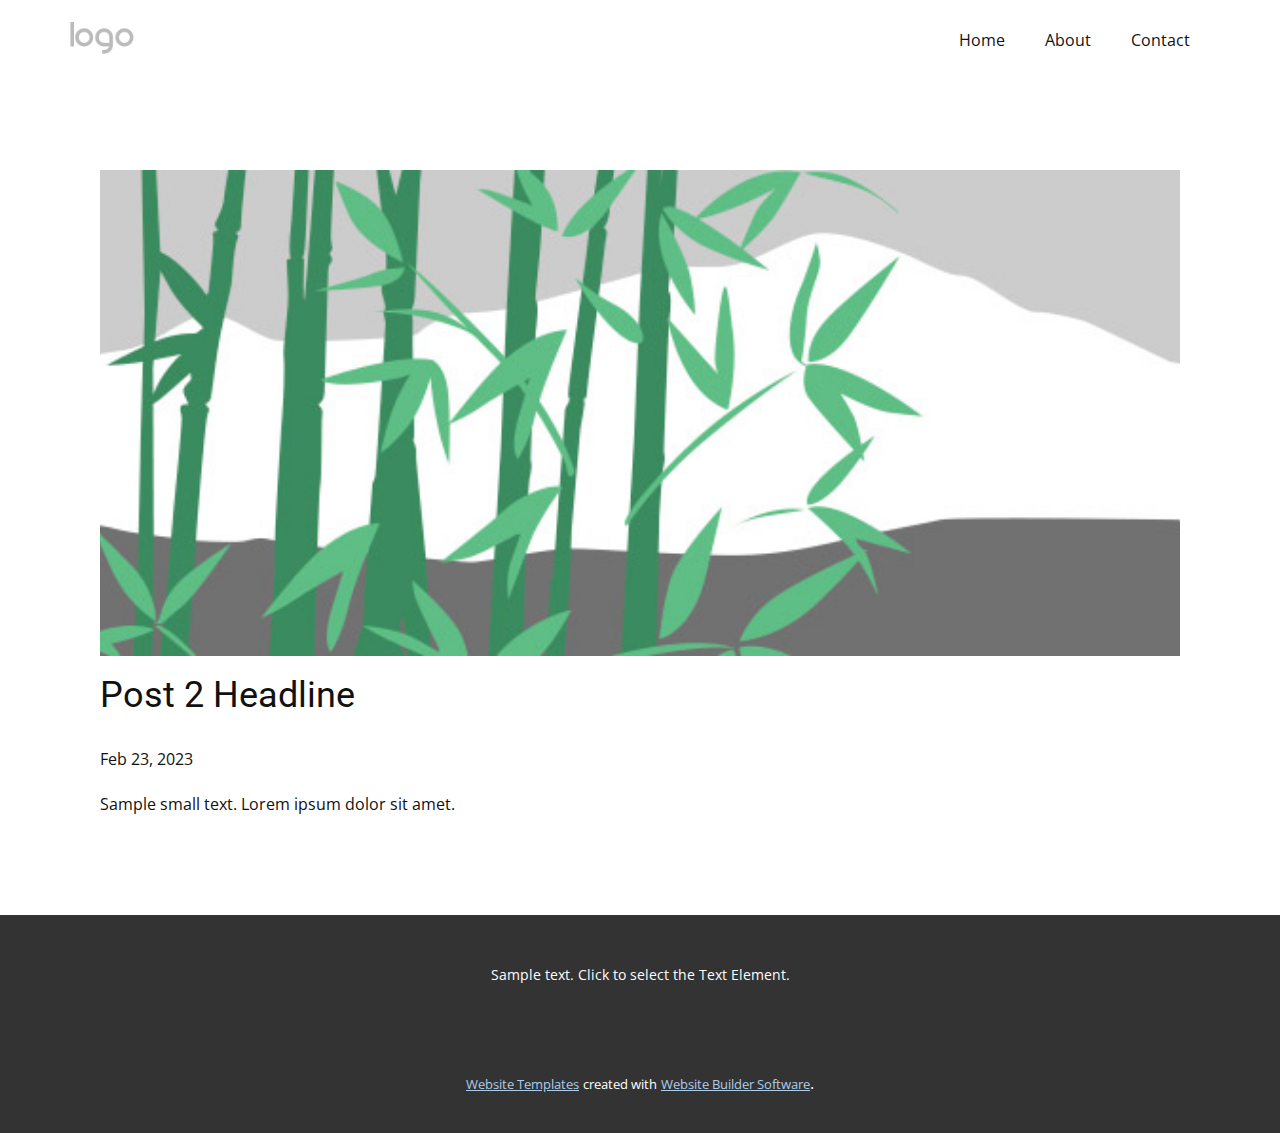
<file: blog/post-1.html>
<!DOCTYPE html>
<html style="font-size: 16px;" lang="en"><head>
    <meta name="viewport" content="width=device-width, initial-scale=1.0">
    <meta charset="utf-8">
    <meta name="keywords" content="Post 1 Headline">
    <meta name="description" content="">
    <title>Post 2 Headline</title>
    <link rel="stylesheet" href="../nicepage.css" media="screen">
<link rel="stylesheet" href="../Post-Template.css" media="screen">
    <script class="u-script" type="text/javascript" src="../jquery.js" defer=""></script>
    <script class="u-script" type="text/javascript" src="../nicepage.js" defer=""></script>
    <meta name="generator" content="Nicepage 5.5.0, nicepage.com">
    <link id="u-theme-google-font" rel="stylesheet" href="https://fonts.googleapis.com/css?family=Roboto:100,100i,300,300i,400,400i,500,500i,700,700i,900,900i|Open+Sans:300,300i,400,400i,500,500i,600,600i,700,700i,800,800i">
    
    
    <script type="application/ld+json">{
		"@context": "http://schema.org",
		"@type": "Organization",
		"name": "",
		"logo": "images/default-logo.png"
}</script>
    <meta name="theme-color" content="#478ac9">
  <meta data-intl-tel-input-cdn-path="intlTelInput/"></head>
  <body class="u-body u-xl-mode" data-lang="en"><header class="u-clearfix u-header u-header" id="sec-7628"><div class="u-clearfix u-sheet u-valign-middle u-sheet-1">
        <a href="https://nicepage.com" class="u-image u-logo u-image-1">
          <img src="../images/default-logo.png" class="u-logo-image u-logo-image-1">
        </a>
        <nav class="u-menu u-menu-dropdown u-offcanvas u-menu-1">
          <div class="menu-collapse" style="font-size: 1rem; letter-spacing: 0px;">
            <a class="u-button-style u-custom-left-right-menu-spacing u-custom-padding-bottom u-custom-top-bottom-menu-spacing u-nav-link u-text-active-palette-1-base u-text-hover-palette-2-base" href="#">
              <svg class="u-svg-link" viewBox="0 0 24 24"><use xmlns:xlink="http://www.w3.org/1999/xlink" xlink:href="#menu-hamburger"></use></svg>
              <svg class="u-svg-content" version="1.1" id="menu-hamburger" viewBox="0 0 16 16" x="0px" y="0px" xmlns:xlink="http://www.w3.org/1999/xlink" xmlns="http://www.w3.org/2000/svg"><g><rect y="1" width="16" height="2"></rect><rect y="7" width="16" height="2"></rect><rect y="13" width="16" height="2"></rect>
</g></svg>
            </a>
          </div>
          <div class="u-nav-container">
            <ul class="u-nav u-unstyled u-nav-1"><li class="u-nav-item"><a class="u-button-style u-nav-link u-text-active-palette-1-base u-text-hover-palette-2-base" href="../Home.html" style="padding: 10px 20px;">Home</a>
</li><li class="u-nav-item"><a class="u-button-style u-nav-link u-text-active-palette-1-base u-text-hover-palette-2-base" href="../About.html" style="padding: 10px 20px;">About</a>
</li><li class="u-nav-item"><a class="u-button-style u-nav-link u-text-active-palette-1-base u-text-hover-palette-2-base" href="../Contact.html" style="padding: 10px 20px;">Contact</a>
</li></ul>
          </div>
          <div class="u-nav-container-collapse">
            <div class="u-black u-container-style u-inner-container-layout u-opacity u-opacity-95 u-sidenav">
              <div class="u-inner-container-layout u-sidenav-overflow">
                <div class="u-menu-close"></div>
                <ul class="u-align-center u-nav u-popupmenu-items u-unstyled u-nav-2"><li class="u-nav-item"><a class="u-button-style u-nav-link" href="../Home.html">Home</a>
</li><li class="u-nav-item"><a class="u-button-style u-nav-link" href="../About.html">About</a>
</li><li class="u-nav-item"><a class="u-button-style u-nav-link" href="../Contact.html">Contact</a>
</li></ul>
              </div>
            </div>
            <div class="u-black u-menu-overlay u-opacity u-opacity-70"></div>
          </div>
        </nav>
      </div></header>
    <section class="u-align-center u-clearfix u-section-1" id="sec-055d">
      <div class="u-clearfix u-sheet u-valign-middle-md u-valign-middle-sm u-valign-middle-xs u-sheet-1"><!--post_details--><!--post_details_options_json--><!--{"source":""}--><!--/post_details_options_json--><!--blog_post-->
        <div class="u-container-style u-expanded-width u-post-details u-post-details-1">
          <div class="u-container-layout u-valign-middle u-container-layout-1"><!--blog_post_image-->
            <img alt="" class="u-blog-control u-expanded-width u-image u-image-default u-image-1" src="../images/68f64b9d.jpeg"><!--/blog_post_image--><!--blog_post_header-->
            <h2 class="u-blog-control u-text u-text-1">Post 2 Headline</h2><!--/blog_post_header--><!--blog_post_metadata-->
            <div class="u-blog-control u-metadata u-metadata-1"><!--blog_post_metadata_date-->
              <span class="u-meta-date u-meta-icon">Feb 23, 2023</span><!--/blog_post_metadata_date--><!--blog_post_metadata_category-->
              <!--/blog_post_metadata_category--><!--blog_post_metadata_comments-->
              <!--/blog_post_metadata_comments-->
            </div><!--/blog_post_metadata--><!--blog_post_content-->
            <div class="u-align-justify u-blog-control u-post-content u-text u-text-2 fr-view">
  Sample small text. Lorem ipsum dolor sit amet.
  </div><!--/blog_post_content-->
          </div>
        </div><!--/blog_post--><!--/post_details-->
      </div>
    </section>
    
    
    <footer class="u-align-center u-clearfix u-footer u-grey-80 u-footer" id="sec-329c"><div class="u-clearfix u-sheet u-sheet-1">
        <p class="u-small-text u-text u-text-variant u-text-1">Sample text. Click to select the Text Element.</p>
      </div></footer>
    <section class="u-backlink u-clearfix u-grey-80">
      <a class="u-link" href="https://nicepage.com/website-templates" target="_blank">
        <span>Website Templates</span>
      </a>
      <p class="u-text">
        <span>created with</span>
      </p>
      <a class="u-link" href="" target="_blank">
        <span>Website Builder Software</span>
      </a>. 
    </section>
  
</body></html>
</file>
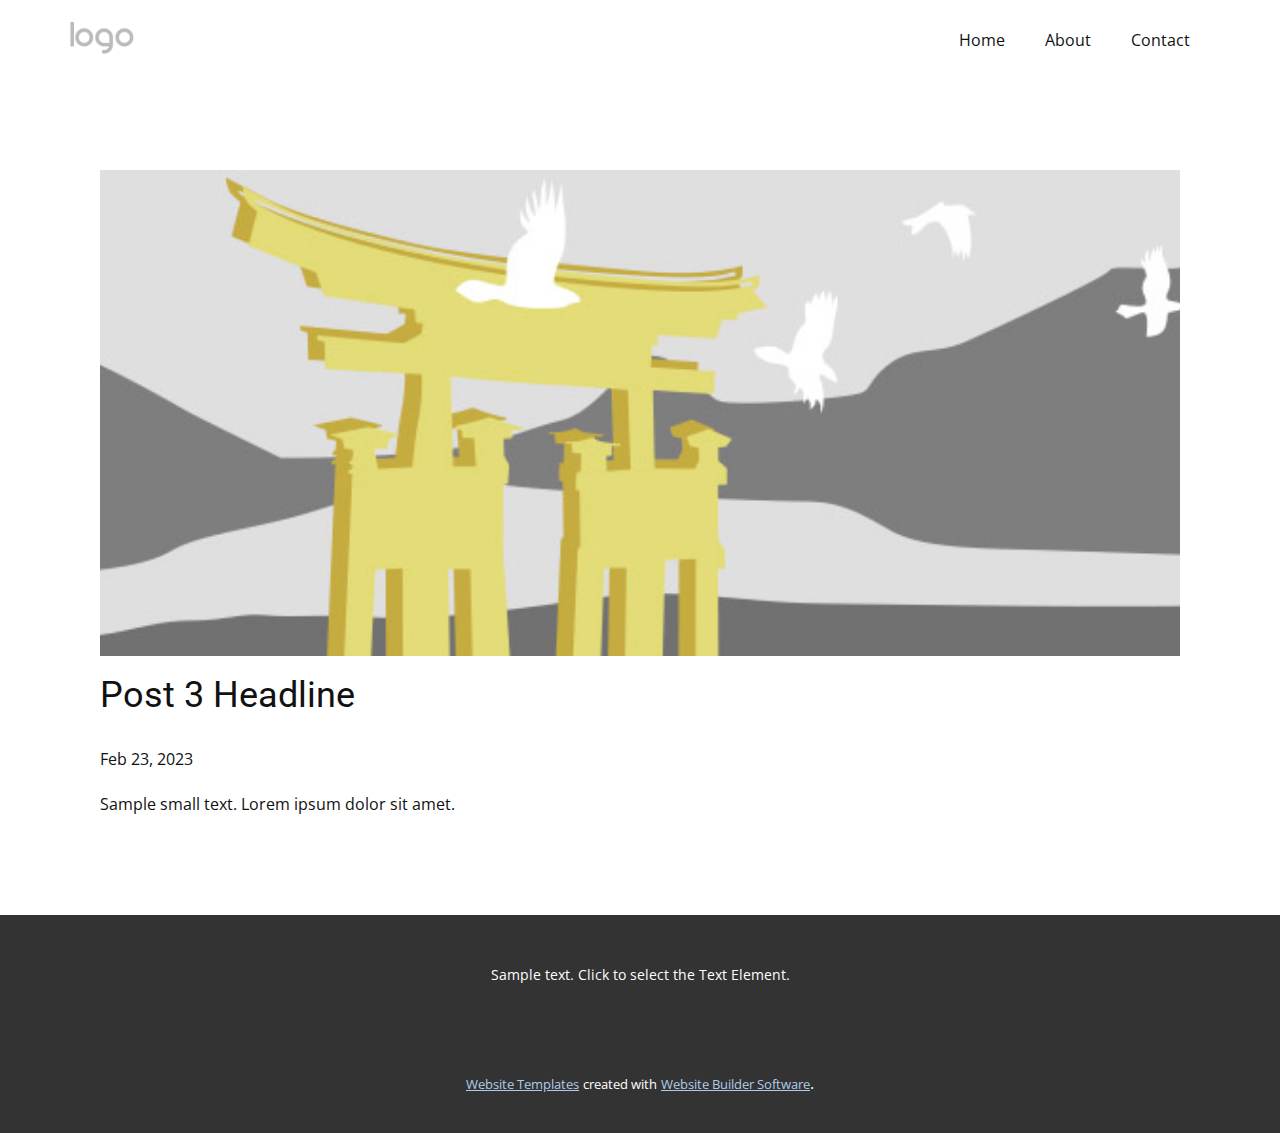
<file: blog/post-2.html>
<!DOCTYPE html>
<html style="font-size: 16px;" lang="en"><head>
    <meta name="viewport" content="width=device-width, initial-scale=1.0">
    <meta charset="utf-8">
    <meta name="keywords" content="Post 1 Headline">
    <meta name="description" content="">
    <title>Post 3 Headline</title>
    <link rel="stylesheet" href="../nicepage.css" media="screen">
<link rel="stylesheet" href="../Post-Template.css" media="screen">
    <script class="u-script" type="text/javascript" src="../jquery.js" defer=""></script>
    <script class="u-script" type="text/javascript" src="../nicepage.js" defer=""></script>
    <meta name="generator" content="Nicepage 5.5.0, nicepage.com">
    <link id="u-theme-google-font" rel="stylesheet" href="https://fonts.googleapis.com/css?family=Roboto:100,100i,300,300i,400,400i,500,500i,700,700i,900,900i|Open+Sans:300,300i,400,400i,500,500i,600,600i,700,700i,800,800i">
    
    
    <script type="application/ld+json">{
		"@context": "http://schema.org",
		"@type": "Organization",
		"name": "",
		"logo": "images/default-logo.png"
}</script>
    <meta name="theme-color" content="#478ac9">
  <meta data-intl-tel-input-cdn-path="intlTelInput/"></head>
  <body class="u-body u-xl-mode" data-lang="en"><header class="u-clearfix u-header u-header" id="sec-7628"><div class="u-clearfix u-sheet u-valign-middle u-sheet-1">
        <a href="https://nicepage.com" class="u-image u-logo u-image-1">
          <img src="../images/default-logo.png" class="u-logo-image u-logo-image-1">
        </a>
        <nav class="u-menu u-menu-dropdown u-offcanvas u-menu-1">
          <div class="menu-collapse" style="font-size: 1rem; letter-spacing: 0px;">
            <a class="u-button-style u-custom-left-right-menu-spacing u-custom-padding-bottom u-custom-top-bottom-menu-spacing u-nav-link u-text-active-palette-1-base u-text-hover-palette-2-base" href="#">
              <svg class="u-svg-link" viewBox="0 0 24 24"><use xmlns:xlink="http://www.w3.org/1999/xlink" xlink:href="#menu-hamburger"></use></svg>
              <svg class="u-svg-content" version="1.1" id="menu-hamburger" viewBox="0 0 16 16" x="0px" y="0px" xmlns:xlink="http://www.w3.org/1999/xlink" xmlns="http://www.w3.org/2000/svg"><g><rect y="1" width="16" height="2"></rect><rect y="7" width="16" height="2"></rect><rect y="13" width="16" height="2"></rect>
</g></svg>
            </a>
          </div>
          <div class="u-nav-container">
            <ul class="u-nav u-unstyled u-nav-1"><li class="u-nav-item"><a class="u-button-style u-nav-link u-text-active-palette-1-base u-text-hover-palette-2-base" href="../Home.html" style="padding: 10px 20px;">Home</a>
</li><li class="u-nav-item"><a class="u-button-style u-nav-link u-text-active-palette-1-base u-text-hover-palette-2-base" href="../About.html" style="padding: 10px 20px;">About</a>
</li><li class="u-nav-item"><a class="u-button-style u-nav-link u-text-active-palette-1-base u-text-hover-palette-2-base" href="../Contact.html" style="padding: 10px 20px;">Contact</a>
</li></ul>
          </div>
          <div class="u-nav-container-collapse">
            <div class="u-black u-container-style u-inner-container-layout u-opacity u-opacity-95 u-sidenav">
              <div class="u-inner-container-layout u-sidenav-overflow">
                <div class="u-menu-close"></div>
                <ul class="u-align-center u-nav u-popupmenu-items u-unstyled u-nav-2"><li class="u-nav-item"><a class="u-button-style u-nav-link" href="../Home.html">Home</a>
</li><li class="u-nav-item"><a class="u-button-style u-nav-link" href="../About.html">About</a>
</li><li class="u-nav-item"><a class="u-button-style u-nav-link" href="../Contact.html">Contact</a>
</li></ul>
              </div>
            </div>
            <div class="u-black u-menu-overlay u-opacity u-opacity-70"></div>
          </div>
        </nav>
      </div></header>
    <section class="u-align-center u-clearfix u-section-1" id="sec-055d">
      <div class="u-clearfix u-sheet u-valign-middle-md u-valign-middle-sm u-valign-middle-xs u-sheet-1"><!--post_details--><!--post_details_options_json--><!--{"source":""}--><!--/post_details_options_json--><!--blog_post-->
        <div class="u-container-style u-expanded-width u-post-details u-post-details-1">
          <div class="u-container-layout u-valign-middle u-container-layout-1"><!--blog_post_image-->
            <img alt="" class="u-blog-control u-expanded-width u-image u-image-default u-image-1" src="../images/8ad73f3c.jpeg"><!--/blog_post_image--><!--blog_post_header-->
            <h2 class="u-blog-control u-text u-text-1">Post 3 Headline</h2><!--/blog_post_header--><!--blog_post_metadata-->
            <div class="u-blog-control u-metadata u-metadata-1"><!--blog_post_metadata_date-->
              <span class="u-meta-date u-meta-icon">Feb 23, 2023</span><!--/blog_post_metadata_date--><!--blog_post_metadata_category-->
              <!--/blog_post_metadata_category--><!--blog_post_metadata_comments-->
              <!--/blog_post_metadata_comments-->
            </div><!--/blog_post_metadata--><!--blog_post_content-->
            <div class="u-align-justify u-blog-control u-post-content u-text u-text-2 fr-view">
  Sample small text. Lorem ipsum dolor sit amet.
  </div><!--/blog_post_content-->
          </div>
        </div><!--/blog_post--><!--/post_details-->
      </div>
    </section>
    
    
    <footer class="u-align-center u-clearfix u-footer u-grey-80 u-footer" id="sec-329c"><div class="u-clearfix u-sheet u-sheet-1">
        <p class="u-small-text u-text u-text-variant u-text-1">Sample text. Click to select the Text Element.</p>
      </div></footer>
    <section class="u-backlink u-clearfix u-grey-80">
      <a class="u-link" href="https://nicepage.com/website-templates" target="_blank">
        <span>Website Templates</span>
      </a>
      <p class="u-text">
        <span>created with</span>
      </p>
      <a class="u-link" href="" target="_blank">
        <span>Website Builder Software</span>
      </a>. 
    </section>
  
</body></html>
</file>
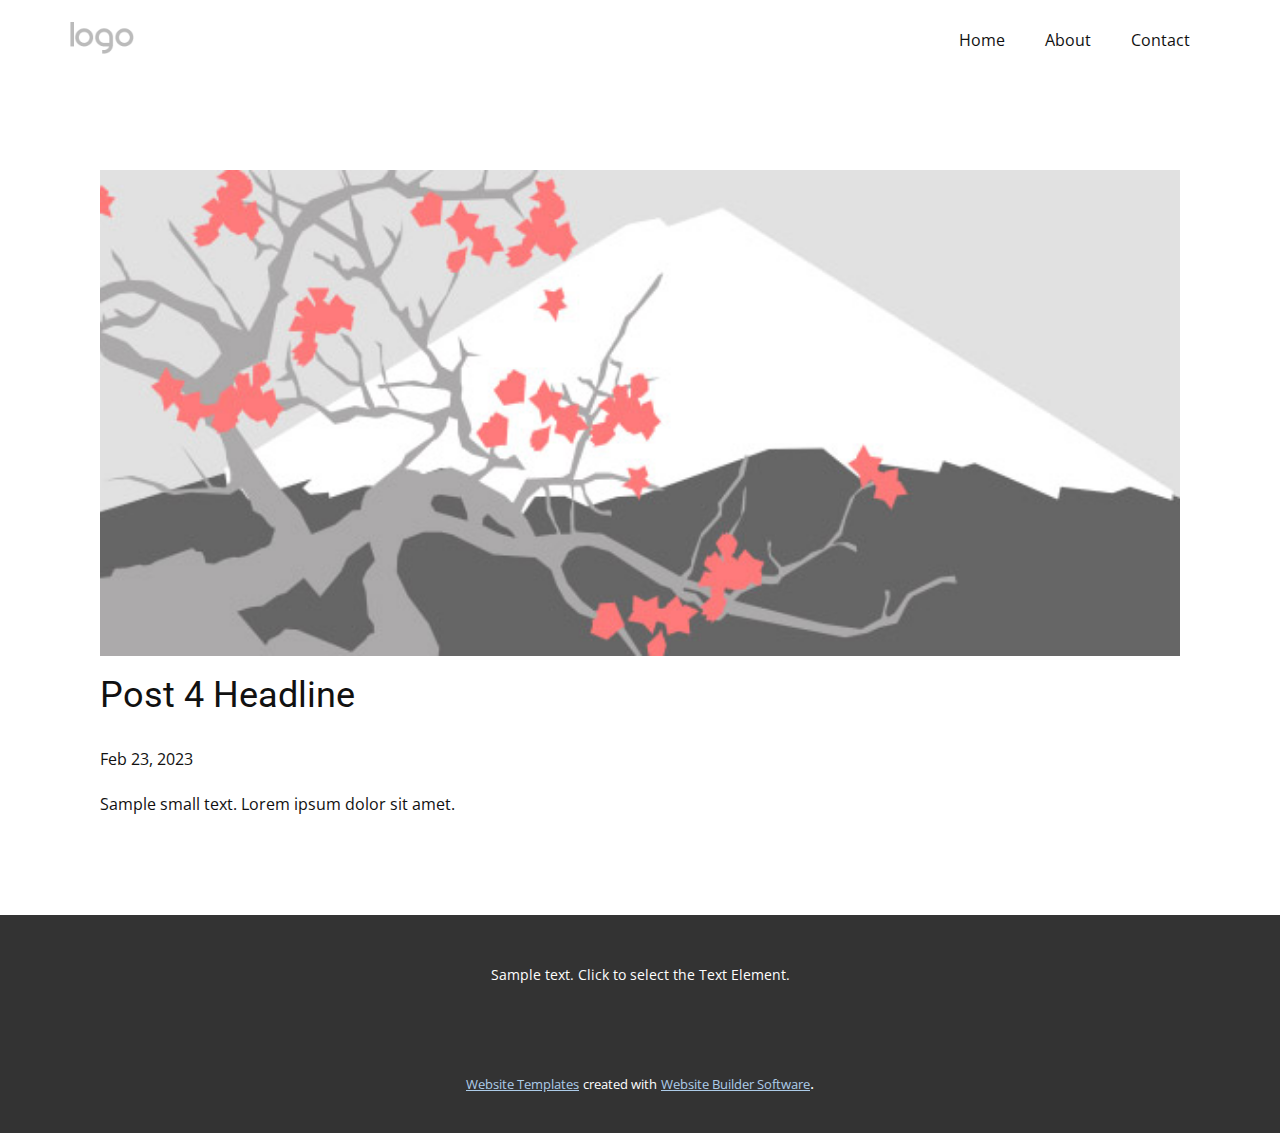
<file: blog/post-3.html>
<!DOCTYPE html>
<html style="font-size: 16px;" lang="en"><head>
    <meta name="viewport" content="width=device-width, initial-scale=1.0">
    <meta charset="utf-8">
    <meta name="keywords" content="Post 1 Headline">
    <meta name="description" content="">
    <title>Post 4 Headline</title>
    <link rel="stylesheet" href="../nicepage.css" media="screen">
<link rel="stylesheet" href="../Post-Template.css" media="screen">
    <script class="u-script" type="text/javascript" src="../jquery.js" defer=""></script>
    <script class="u-script" type="text/javascript" src="../nicepage.js" defer=""></script>
    <meta name="generator" content="Nicepage 5.5.0, nicepage.com">
    <link id="u-theme-google-font" rel="stylesheet" href="https://fonts.googleapis.com/css?family=Roboto:100,100i,300,300i,400,400i,500,500i,700,700i,900,900i|Open+Sans:300,300i,400,400i,500,500i,600,600i,700,700i,800,800i">
    
    
    <script type="application/ld+json">{
		"@context": "http://schema.org",
		"@type": "Organization",
		"name": "",
		"logo": "images/default-logo.png"
}</script>
    <meta name="theme-color" content="#478ac9">
  <meta data-intl-tel-input-cdn-path="intlTelInput/"></head>
  <body class="u-body u-xl-mode" data-lang="en"><header class="u-clearfix u-header u-header" id="sec-7628"><div class="u-clearfix u-sheet u-valign-middle u-sheet-1">
        <a href="https://nicepage.com" class="u-image u-logo u-image-1">
          <img src="../images/default-logo.png" class="u-logo-image u-logo-image-1">
        </a>
        <nav class="u-menu u-menu-dropdown u-offcanvas u-menu-1">
          <div class="menu-collapse" style="font-size: 1rem; letter-spacing: 0px;">
            <a class="u-button-style u-custom-left-right-menu-spacing u-custom-padding-bottom u-custom-top-bottom-menu-spacing u-nav-link u-text-active-palette-1-base u-text-hover-palette-2-base" href="#">
              <svg class="u-svg-link" viewBox="0 0 24 24"><use xmlns:xlink="http://www.w3.org/1999/xlink" xlink:href="#menu-hamburger"></use></svg>
              <svg class="u-svg-content" version="1.1" id="menu-hamburger" viewBox="0 0 16 16" x="0px" y="0px" xmlns:xlink="http://www.w3.org/1999/xlink" xmlns="http://www.w3.org/2000/svg"><g><rect y="1" width="16" height="2"></rect><rect y="7" width="16" height="2"></rect><rect y="13" width="16" height="2"></rect>
</g></svg>
            </a>
          </div>
          <div class="u-nav-container">
            <ul class="u-nav u-unstyled u-nav-1"><li class="u-nav-item"><a class="u-button-style u-nav-link u-text-active-palette-1-base u-text-hover-palette-2-base" href="../Home.html" style="padding: 10px 20px;">Home</a>
</li><li class="u-nav-item"><a class="u-button-style u-nav-link u-text-active-palette-1-base u-text-hover-palette-2-base" href="../About.html" style="padding: 10px 20px;">About</a>
</li><li class="u-nav-item"><a class="u-button-style u-nav-link u-text-active-palette-1-base u-text-hover-palette-2-base" href="../Contact.html" style="padding: 10px 20px;">Contact</a>
</li></ul>
          </div>
          <div class="u-nav-container-collapse">
            <div class="u-black u-container-style u-inner-container-layout u-opacity u-opacity-95 u-sidenav">
              <div class="u-inner-container-layout u-sidenav-overflow">
                <div class="u-menu-close"></div>
                <ul class="u-align-center u-nav u-popupmenu-items u-unstyled u-nav-2"><li class="u-nav-item"><a class="u-button-style u-nav-link" href="../Home.html">Home</a>
</li><li class="u-nav-item"><a class="u-button-style u-nav-link" href="../About.html">About</a>
</li><li class="u-nav-item"><a class="u-button-style u-nav-link" href="../Contact.html">Contact</a>
</li></ul>
              </div>
            </div>
            <div class="u-black u-menu-overlay u-opacity u-opacity-70"></div>
          </div>
        </nav>
      </div></header>
    <section class="u-align-center u-clearfix u-section-1" id="sec-055d">
      <div class="u-clearfix u-sheet u-valign-middle-md u-valign-middle-sm u-valign-middle-xs u-sheet-1"><!--post_details--><!--post_details_options_json--><!--{"source":""}--><!--/post_details_options_json--><!--blog_post-->
        <div class="u-container-style u-expanded-width u-post-details u-post-details-1">
          <div class="u-container-layout u-valign-middle u-container-layout-1"><!--blog_post_image-->
            <img alt="" class="u-blog-control u-expanded-width u-image u-image-default u-image-1" src="../images/0fd3416c.jpeg"><!--/blog_post_image--><!--blog_post_header-->
            <h2 class="u-blog-control u-text u-text-1">Post 4 Headline</h2><!--/blog_post_header--><!--blog_post_metadata-->
            <div class="u-blog-control u-metadata u-metadata-1"><!--blog_post_metadata_date-->
              <span class="u-meta-date u-meta-icon">Feb 23, 2023</span><!--/blog_post_metadata_date--><!--blog_post_metadata_category-->
              <!--/blog_post_metadata_category--><!--blog_post_metadata_comments-->
              <!--/blog_post_metadata_comments-->
            </div><!--/blog_post_metadata--><!--blog_post_content-->
            <div class="u-align-justify u-blog-control u-post-content u-text u-text-2 fr-view">
  Sample small text. Lorem ipsum dolor sit amet.
  </div><!--/blog_post_content-->
          </div>
        </div><!--/blog_post--><!--/post_details-->
      </div>
    </section>
    
    
    <footer class="u-align-center u-clearfix u-footer u-grey-80 u-footer" id="sec-329c"><div class="u-clearfix u-sheet u-sheet-1">
        <p class="u-small-text u-text u-text-variant u-text-1">Sample text. Click to select the Text Element.</p>
      </div></footer>
    <section class="u-backlink u-clearfix u-grey-80">
      <a class="u-link" href="https://nicepage.com/website-templates" target="_blank">
        <span>Website Templates</span>
      </a>
      <p class="u-text">
        <span>created with</span>
      </p>
      <a class="u-link" href="" target="_blank">
        <span>Website Builder Software</span>
      </a>. 
    </section>
  
</body></html>
</file>
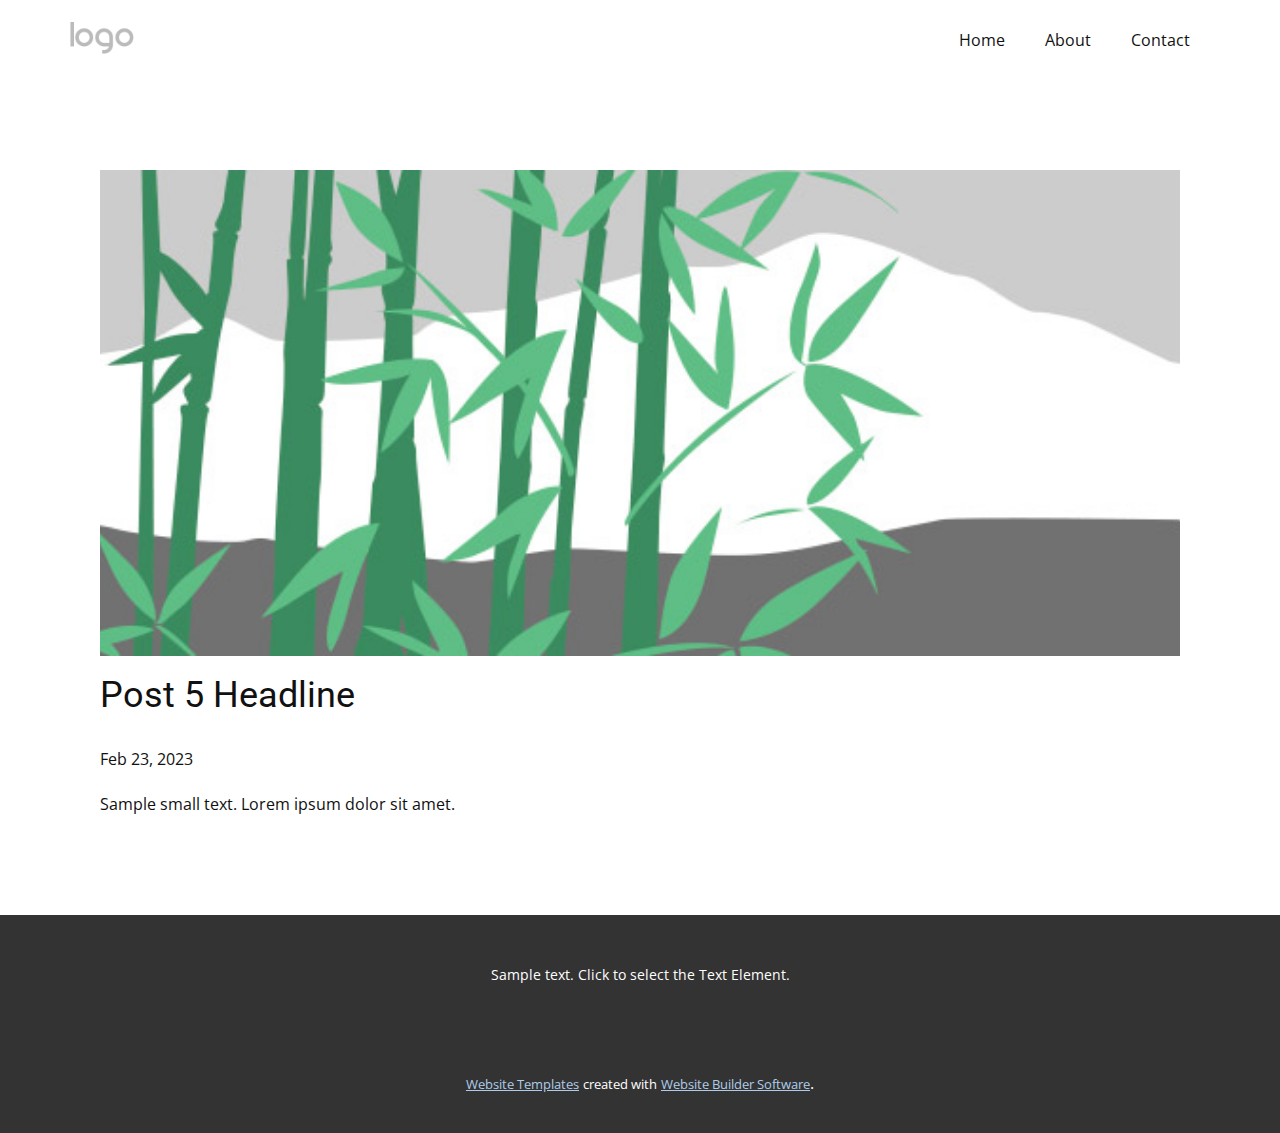
<file: blog/post-4.html>
<!DOCTYPE html>
<html style="font-size: 16px;" lang="en"><head>
    <meta name="viewport" content="width=device-width, initial-scale=1.0">
    <meta charset="utf-8">
    <meta name="keywords" content="Post 1 Headline">
    <meta name="description" content="">
    <title>Post 5 Headline</title>
    <link rel="stylesheet" href="../nicepage.css" media="screen">
<link rel="stylesheet" href="../Post-Template.css" media="screen">
    <script class="u-script" type="text/javascript" src="../jquery.js" defer=""></script>
    <script class="u-script" type="text/javascript" src="../nicepage.js" defer=""></script>
    <meta name="generator" content="Nicepage 5.5.0, nicepage.com">
    <link id="u-theme-google-font" rel="stylesheet" href="https://fonts.googleapis.com/css?family=Roboto:100,100i,300,300i,400,400i,500,500i,700,700i,900,900i|Open+Sans:300,300i,400,400i,500,500i,600,600i,700,700i,800,800i">
    
    
    <script type="application/ld+json">{
		"@context": "http://schema.org",
		"@type": "Organization",
		"name": "",
		"logo": "images/default-logo.png"
}</script>
    <meta name="theme-color" content="#478ac9">
  <meta data-intl-tel-input-cdn-path="intlTelInput/"></head>
  <body class="u-body u-xl-mode" data-lang="en"><header class="u-clearfix u-header u-header" id="sec-7628"><div class="u-clearfix u-sheet u-valign-middle u-sheet-1">
        <a href="https://nicepage.com" class="u-image u-logo u-image-1">
          <img src="../images/default-logo.png" class="u-logo-image u-logo-image-1">
        </a>
        <nav class="u-menu u-menu-dropdown u-offcanvas u-menu-1">
          <div class="menu-collapse" style="font-size: 1rem; letter-spacing: 0px;">
            <a class="u-button-style u-custom-left-right-menu-spacing u-custom-padding-bottom u-custom-top-bottom-menu-spacing u-nav-link u-text-active-palette-1-base u-text-hover-palette-2-base" href="#">
              <svg class="u-svg-link" viewBox="0 0 24 24"><use xmlns:xlink="http://www.w3.org/1999/xlink" xlink:href="#menu-hamburger"></use></svg>
              <svg class="u-svg-content" version="1.1" id="menu-hamburger" viewBox="0 0 16 16" x="0px" y="0px" xmlns:xlink="http://www.w3.org/1999/xlink" xmlns="http://www.w3.org/2000/svg"><g><rect y="1" width="16" height="2"></rect><rect y="7" width="16" height="2"></rect><rect y="13" width="16" height="2"></rect>
</g></svg>
            </a>
          </div>
          <div class="u-nav-container">
            <ul class="u-nav u-unstyled u-nav-1"><li class="u-nav-item"><a class="u-button-style u-nav-link u-text-active-palette-1-base u-text-hover-palette-2-base" href="../Home.html" style="padding: 10px 20px;">Home</a>
</li><li class="u-nav-item"><a class="u-button-style u-nav-link u-text-active-palette-1-base u-text-hover-palette-2-base" href="../About.html" style="padding: 10px 20px;">About</a>
</li><li class="u-nav-item"><a class="u-button-style u-nav-link u-text-active-palette-1-base u-text-hover-palette-2-base" href="../Contact.html" style="padding: 10px 20px;">Contact</a>
</li></ul>
          </div>
          <div class="u-nav-container-collapse">
            <div class="u-black u-container-style u-inner-container-layout u-opacity u-opacity-95 u-sidenav">
              <div class="u-inner-container-layout u-sidenav-overflow">
                <div class="u-menu-close"></div>
                <ul class="u-align-center u-nav u-popupmenu-items u-unstyled u-nav-2"><li class="u-nav-item"><a class="u-button-style u-nav-link" href="../Home.html">Home</a>
</li><li class="u-nav-item"><a class="u-button-style u-nav-link" href="../About.html">About</a>
</li><li class="u-nav-item"><a class="u-button-style u-nav-link" href="../Contact.html">Contact</a>
</li></ul>
              </div>
            </div>
            <div class="u-black u-menu-overlay u-opacity u-opacity-70"></div>
          </div>
        </nav>
      </div></header>
    <section class="u-align-center u-clearfix u-section-1" id="sec-055d">
      <div class="u-clearfix u-sheet u-valign-middle-md u-valign-middle-sm u-valign-middle-xs u-sheet-1"><!--post_details--><!--post_details_options_json--><!--{"source":""}--><!--/post_details_options_json--><!--blog_post-->
        <div class="u-container-style u-expanded-width u-post-details u-post-details-1">
          <div class="u-container-layout u-valign-middle u-container-layout-1"><!--blog_post_image-->
            <img alt="" class="u-blog-control u-expanded-width u-image u-image-default u-image-1" src="../images/68f64b9d.jpeg"><!--/blog_post_image--><!--blog_post_header-->
            <h2 class="u-blog-control u-text u-text-1">Post 5 Headline</h2><!--/blog_post_header--><!--blog_post_metadata-->
            <div class="u-blog-control u-metadata u-metadata-1"><!--blog_post_metadata_date-->
              <span class="u-meta-date u-meta-icon">Feb 23, 2023</span><!--/blog_post_metadata_date--><!--blog_post_metadata_category-->
              <!--/blog_post_metadata_category--><!--blog_post_metadata_comments-->
              <!--/blog_post_metadata_comments-->
            </div><!--/blog_post_metadata--><!--blog_post_content-->
            <div class="u-align-justify u-blog-control u-post-content u-text u-text-2 fr-view">
  Sample small text. Lorem ipsum dolor sit amet.
  </div><!--/blog_post_content-->
          </div>
        </div><!--/blog_post--><!--/post_details-->
      </div>
    </section>
    
    
    <footer class="u-align-center u-clearfix u-footer u-grey-80 u-footer" id="sec-329c"><div class="u-clearfix u-sheet u-sheet-1">
        <p class="u-small-text u-text u-text-variant u-text-1">Sample text. Click to select the Text Element.</p>
      </div></footer>
    <section class="u-backlink u-clearfix u-grey-80">
      <a class="u-link" href="https://nicepage.com/website-templates" target="_blank">
        <span>Website Templates</span>
      </a>
      <p class="u-text">
        <span>created with</span>
      </p>
      <a class="u-link" href="" target="_blank">
        <span>Website Builder Software</span>
      </a>. 
    </section>
  
</body></html>
</file>
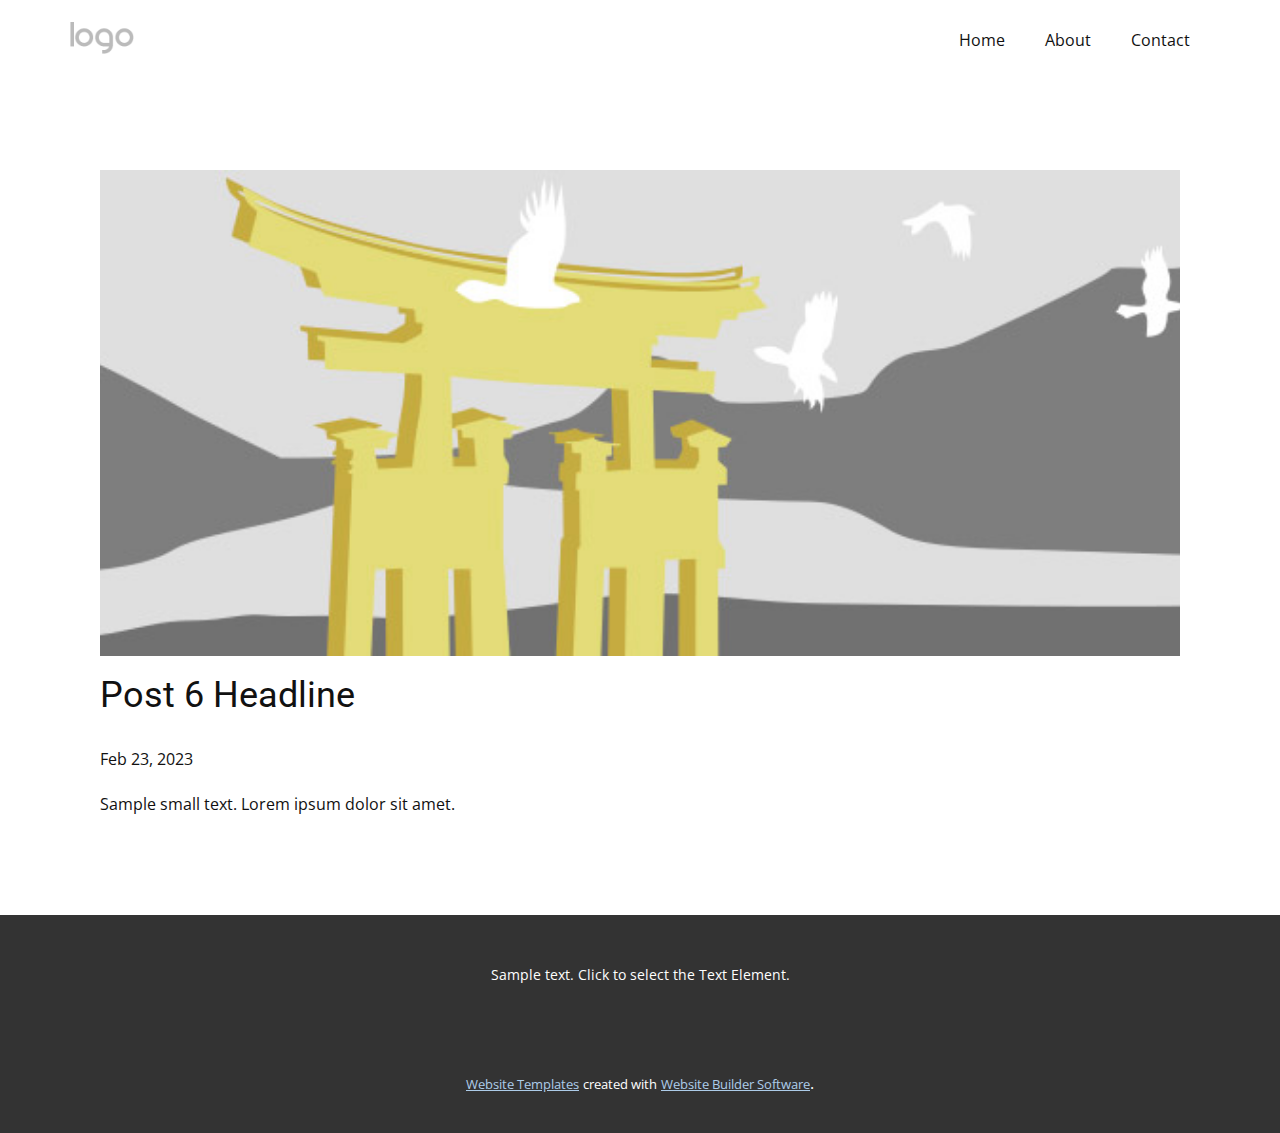
<file: blog/post-5.html>
<!DOCTYPE html>
<html style="font-size: 16px;" lang="en"><head>
    <meta name="viewport" content="width=device-width, initial-scale=1.0">
    <meta charset="utf-8">
    <meta name="keywords" content="Post 1 Headline">
    <meta name="description" content="">
    <title>Post 6 Headline</title>
    <link rel="stylesheet" href="../nicepage.css" media="screen">
<link rel="stylesheet" href="../Post-Template.css" media="screen">
    <script class="u-script" type="text/javascript" src="../jquery.js" defer=""></script>
    <script class="u-script" type="text/javascript" src="../nicepage.js" defer=""></script>
    <meta name="generator" content="Nicepage 5.5.0, nicepage.com">
    <link id="u-theme-google-font" rel="stylesheet" href="https://fonts.googleapis.com/css?family=Roboto:100,100i,300,300i,400,400i,500,500i,700,700i,900,900i|Open+Sans:300,300i,400,400i,500,500i,600,600i,700,700i,800,800i">
    
    
    <script type="application/ld+json">{
		"@context": "http://schema.org",
		"@type": "Organization",
		"name": "",
		"logo": "images/default-logo.png"
}</script>
    <meta name="theme-color" content="#478ac9">
  <meta data-intl-tel-input-cdn-path="intlTelInput/"></head>
  <body class="u-body u-xl-mode" data-lang="en"><header class="u-clearfix u-header u-header" id="sec-7628"><div class="u-clearfix u-sheet u-valign-middle u-sheet-1">
        <a href="https://nicepage.com" class="u-image u-logo u-image-1">
          <img src="../images/default-logo.png" class="u-logo-image u-logo-image-1">
        </a>
        <nav class="u-menu u-menu-dropdown u-offcanvas u-menu-1">
          <div class="menu-collapse" style="font-size: 1rem; letter-spacing: 0px;">
            <a class="u-button-style u-custom-left-right-menu-spacing u-custom-padding-bottom u-custom-top-bottom-menu-spacing u-nav-link u-text-active-palette-1-base u-text-hover-palette-2-base" href="#">
              <svg class="u-svg-link" viewBox="0 0 24 24"><use xmlns:xlink="http://www.w3.org/1999/xlink" xlink:href="#menu-hamburger"></use></svg>
              <svg class="u-svg-content" version="1.1" id="menu-hamburger" viewBox="0 0 16 16" x="0px" y="0px" xmlns:xlink="http://www.w3.org/1999/xlink" xmlns="http://www.w3.org/2000/svg"><g><rect y="1" width="16" height="2"></rect><rect y="7" width="16" height="2"></rect><rect y="13" width="16" height="2"></rect>
</g></svg>
            </a>
          </div>
          <div class="u-nav-container">
            <ul class="u-nav u-unstyled u-nav-1"><li class="u-nav-item"><a class="u-button-style u-nav-link u-text-active-palette-1-base u-text-hover-palette-2-base" href="../Home.html" style="padding: 10px 20px;">Home</a>
</li><li class="u-nav-item"><a class="u-button-style u-nav-link u-text-active-palette-1-base u-text-hover-palette-2-base" href="../About.html" style="padding: 10px 20px;">About</a>
</li><li class="u-nav-item"><a class="u-button-style u-nav-link u-text-active-palette-1-base u-text-hover-palette-2-base" href="../Contact.html" style="padding: 10px 20px;">Contact</a>
</li></ul>
          </div>
          <div class="u-nav-container-collapse">
            <div class="u-black u-container-style u-inner-container-layout u-opacity u-opacity-95 u-sidenav">
              <div class="u-inner-container-layout u-sidenav-overflow">
                <div class="u-menu-close"></div>
                <ul class="u-align-center u-nav u-popupmenu-items u-unstyled u-nav-2"><li class="u-nav-item"><a class="u-button-style u-nav-link" href="../Home.html">Home</a>
</li><li class="u-nav-item"><a class="u-button-style u-nav-link" href="../About.html">About</a>
</li><li class="u-nav-item"><a class="u-button-style u-nav-link" href="../Contact.html">Contact</a>
</li></ul>
              </div>
            </div>
            <div class="u-black u-menu-overlay u-opacity u-opacity-70"></div>
          </div>
        </nav>
      </div></header>
    <section class="u-align-center u-clearfix u-section-1" id="sec-055d">
      <div class="u-clearfix u-sheet u-valign-middle-md u-valign-middle-sm u-valign-middle-xs u-sheet-1"><!--post_details--><!--post_details_options_json--><!--{"source":""}--><!--/post_details_options_json--><!--blog_post-->
        <div class="u-container-style u-expanded-width u-post-details u-post-details-1">
          <div class="u-container-layout u-valign-middle u-container-layout-1"><!--blog_post_image-->
            <img alt="" class="u-blog-control u-expanded-width u-image u-image-default u-image-1" src="../images/8ad73f3c.jpeg"><!--/blog_post_image--><!--blog_post_header-->
            <h2 class="u-blog-control u-text u-text-1">Post 6 Headline</h2><!--/blog_post_header--><!--blog_post_metadata-->
            <div class="u-blog-control u-metadata u-metadata-1"><!--blog_post_metadata_date-->
              <span class="u-meta-date u-meta-icon">Feb 23, 2023</span><!--/blog_post_metadata_date--><!--blog_post_metadata_category-->
              <!--/blog_post_metadata_category--><!--blog_post_metadata_comments-->
              <!--/blog_post_metadata_comments-->
            </div><!--/blog_post_metadata--><!--blog_post_content-->
            <div class="u-align-justify u-blog-control u-post-content u-text u-text-2 fr-view">
  Sample small text. Lorem ipsum dolor sit amet.
  </div><!--/blog_post_content-->
          </div>
        </div><!--/blog_post--><!--/post_details-->
      </div>
    </section>
    
    
    <footer class="u-align-center u-clearfix u-footer u-grey-80 u-footer" id="sec-329c"><div class="u-clearfix u-sheet u-sheet-1">
        <p class="u-small-text u-text u-text-variant u-text-1">Sample text. Click to select the Text Element.</p>
      </div></footer>
    <section class="u-backlink u-clearfix u-grey-80">
      <a class="u-link" href="https://nicepage.com/website-templates" target="_blank">
        <span>Website Templates</span>
      </a>
      <p class="u-text">
        <span>created with</span>
      </p>
      <a class="u-link" href="" target="_blank">
        <span>Website Builder Software</span>
      </a>. 
    </section>
  
</body></html>
</file>
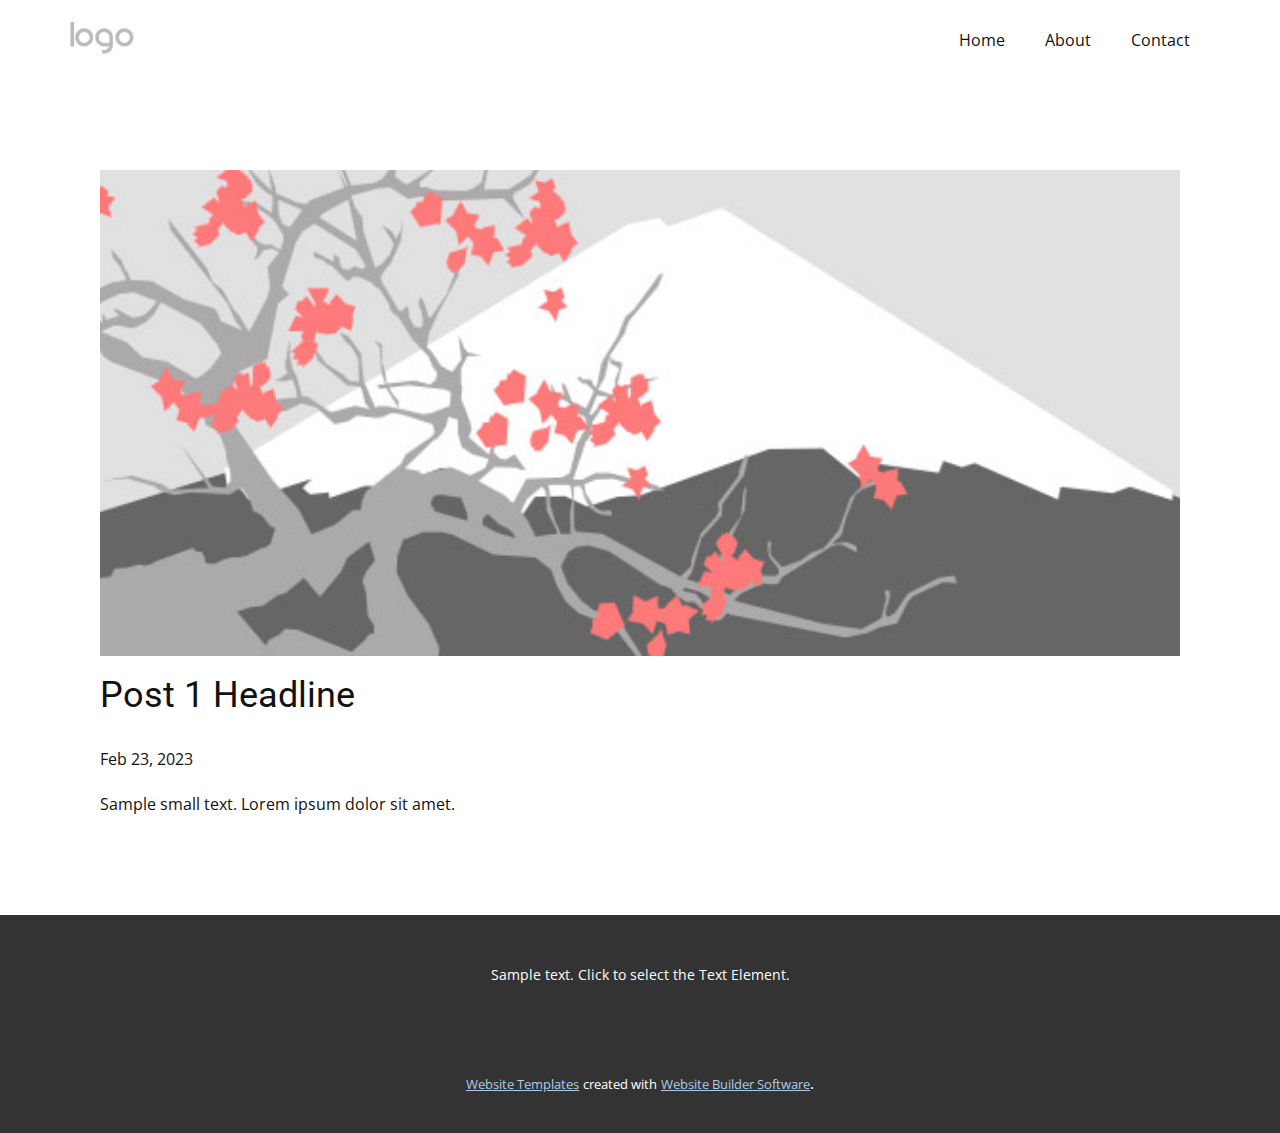
<file: blog/post.html>
<!DOCTYPE html>
<html style="font-size: 16px;" lang="en"><head>
    <meta name="viewport" content="width=device-width, initial-scale=1.0">
    <meta charset="utf-8">
    <meta name="keywords" content="Post 1 Headline">
    <meta name="description" content="">
    <title>Post 1 Headline</title>
    <link rel="stylesheet" href="../nicepage.css" media="screen">
<link rel="stylesheet" href="../Post-Template.css" media="screen">
    <script class="u-script" type="text/javascript" src="../jquery.js" defer=""></script>
    <script class="u-script" type="text/javascript" src="../nicepage.js" defer=""></script>
    <meta name="generator" content="Nicepage 5.5.0, nicepage.com">
    <link id="u-theme-google-font" rel="stylesheet" href="https://fonts.googleapis.com/css?family=Roboto:100,100i,300,300i,400,400i,500,500i,700,700i,900,900i|Open+Sans:300,300i,400,400i,500,500i,600,600i,700,700i,800,800i">
    
    
    <script type="application/ld+json">{
		"@context": "http://schema.org",
		"@type": "Organization",
		"name": "",
		"logo": "images/default-logo.png"
}</script>
    <meta name="theme-color" content="#478ac9">
  <meta data-intl-tel-input-cdn-path="intlTelInput/"></head>
  <body class="u-body u-xl-mode" data-lang="en"><header class="u-clearfix u-header u-header" id="sec-7628"><div class="u-clearfix u-sheet u-valign-middle u-sheet-1">
        <a href="https://nicepage.com" class="u-image u-logo u-image-1">
          <img src="../images/default-logo.png" class="u-logo-image u-logo-image-1">
        </a>
        <nav class="u-menu u-menu-dropdown u-offcanvas u-menu-1">
          <div class="menu-collapse" style="font-size: 1rem; letter-spacing: 0px;">
            <a class="u-button-style u-custom-left-right-menu-spacing u-custom-padding-bottom u-custom-top-bottom-menu-spacing u-nav-link u-text-active-palette-1-base u-text-hover-palette-2-base" href="#">
              <svg class="u-svg-link" viewBox="0 0 24 24"><use xmlns:xlink="http://www.w3.org/1999/xlink" xlink:href="#menu-hamburger"></use></svg>
              <svg class="u-svg-content" version="1.1" id="menu-hamburger" viewBox="0 0 16 16" x="0px" y="0px" xmlns:xlink="http://www.w3.org/1999/xlink" xmlns="http://www.w3.org/2000/svg"><g><rect y="1" width="16" height="2"></rect><rect y="7" width="16" height="2"></rect><rect y="13" width="16" height="2"></rect>
</g></svg>
            </a>
          </div>
          <div class="u-nav-container">
            <ul class="u-nav u-unstyled u-nav-1"><li class="u-nav-item"><a class="u-button-style u-nav-link u-text-active-palette-1-base u-text-hover-palette-2-base" href="../Home.html" style="padding: 10px 20px;">Home</a>
</li><li class="u-nav-item"><a class="u-button-style u-nav-link u-text-active-palette-1-base u-text-hover-palette-2-base" href="../About.html" style="padding: 10px 20px;">About</a>
</li><li class="u-nav-item"><a class="u-button-style u-nav-link u-text-active-palette-1-base u-text-hover-palette-2-base" href="../Contact.html" style="padding: 10px 20px;">Contact</a>
</li></ul>
          </div>
          <div class="u-nav-container-collapse">
            <div class="u-black u-container-style u-inner-container-layout u-opacity u-opacity-95 u-sidenav">
              <div class="u-inner-container-layout u-sidenav-overflow">
                <div class="u-menu-close"></div>
                <ul class="u-align-center u-nav u-popupmenu-items u-unstyled u-nav-2"><li class="u-nav-item"><a class="u-button-style u-nav-link" href="../Home.html">Home</a>
</li><li class="u-nav-item"><a class="u-button-style u-nav-link" href="../About.html">About</a>
</li><li class="u-nav-item"><a class="u-button-style u-nav-link" href="../Contact.html">Contact</a>
</li></ul>
              </div>
            </div>
            <div class="u-black u-menu-overlay u-opacity u-opacity-70"></div>
          </div>
        </nav>
      </div></header>
    <section class="u-align-center u-clearfix u-section-1" id="sec-055d">
      <div class="u-clearfix u-sheet u-valign-middle-md u-valign-middle-sm u-valign-middle-xs u-sheet-1"><!--post_details--><!--post_details_options_json--><!--{"source":""}--><!--/post_details_options_json--><!--blog_post-->
        <div class="u-container-style u-expanded-width u-post-details u-post-details-1">
          <div class="u-container-layout u-valign-middle u-container-layout-1"><!--blog_post_image-->
            <img alt="" class="u-blog-control u-expanded-width u-image u-image-default u-image-1" src="../images/0fd3416c.jpeg"><!--/blog_post_image--><!--blog_post_header-->
            <h2 class="u-blog-control u-text u-text-1">Post 1 Headline</h2><!--/blog_post_header--><!--blog_post_metadata-->
            <div class="u-blog-control u-metadata u-metadata-1"><!--blog_post_metadata_date-->
              <span class="u-meta-date u-meta-icon">Feb 23, 2023</span><!--/blog_post_metadata_date--><!--blog_post_metadata_category-->
              <!--/blog_post_metadata_category--><!--blog_post_metadata_comments-->
              <!--/blog_post_metadata_comments-->
            </div><!--/blog_post_metadata--><!--blog_post_content-->
            <div class="u-align-justify u-blog-control u-post-content u-text u-text-2 fr-view">
  Sample small text. Lorem ipsum dolor sit amet.
  </div><!--/blog_post_content-->
          </div>
        </div><!--/blog_post--><!--/post_details-->
      </div>
    </section>
    
    
    <footer class="u-align-center u-clearfix u-footer u-grey-80 u-footer" id="sec-329c"><div class="u-clearfix u-sheet u-sheet-1">
        <p class="u-small-text u-text u-text-variant u-text-1">Sample text. Click to select the Text Element.</p>
      </div></footer>
    <section class="u-backlink u-clearfix u-grey-80">
      <a class="u-link" href="https://nicepage.com/website-templates" target="_blank">
        <span>Website Templates</span>
      </a>
      <p class="u-text">
        <span>created with</span>
      </p>
      <a class="u-link" href="" target="_blank">
        <span>Website Builder Software</span>
      </a>. 
    </section>
  
</body></html>
</file>
<file: Home.css>
.u-section-1 {
  background-image: url("images/vccvv-min.jpg");
  background-position: 50% 50%;
}

.u-section-1 .u-sheet-1 {
  min-height: 837px;
}

.u-section-1 .u-text-1 {
  font-size: 3.75rem;
  font-family: Montserrat, sans-serif;
  font-weight: 400;
  width: 678px;
  --animation-custom_in-translate_x: 0px;
  --animation-custom_in-translate_y: -300px;
  --animation-custom_in-opacity: 0;
  --animation-custom_in-rotate: 0deg;
  --animation-custom_in-scale: 1;
  margin: 60px auto 0;
}

.u-section-1 .u-text-2 {
  line-height: 2;
  font-style: italic;
  font-size: 1.125rem;
  width: 568px;
  font-weight: 400;
  --animation-custom_in-translate_x: 0px;
  --animation-custom_in-translate_y: 0px;
  --animation-custom_in-opacity: 0;
  --animation-custom_in-rotate: 0deg;
  --animation-custom_in-scale: 0.3;
  margin: 20px auto 0;
}

.u-section-1 .u-btn-1 {
  border-style: solid;
  font-size: 1.125rem;
  text-transform: uppercase;
  letter-spacing: 3px;
  align-self: center;
  --animation-custom_in-translate_x: 0px;
  --animation-custom_in-translate_y: 0px;
  --animation-custom_in-opacity: 0;
  --animation-custom_in-rotate: 0deg;
  --animation-custom_in-scale: 0.3;
  margin: 33px auto 0;
  padding: 19px 47px 20px;
}

.u-section-1 .u-text-3 {
  line-height: 2;
  font-style: italic;
  font-size: 1.125rem;
  width: 568px;
  font-weight: 400;
  --animation-custom_in-translate_x: 0px;
  --animation-custom_in-translate_y: 300px;
  --animation-custom_in-opacity: 0;
  --animation-custom_in-rotate: 0deg;
  --animation-custom_in-scale: 1;
  margin: 40px auto 60px;
}

.u-section-1 .u-btn-2 {
  background-image: none;
  font-style: italic;
  padding: 0;
}

@media (max-width: 1199px) {
  .u-section-1 .u-sheet-1 {
    min-height: 690px;
  }
}

@media (max-width: 991px) {
  .u-section-1 .u-sheet-1 {
    min-height: 550px;
  }

  .u-section-1 .u-text-1 {
    font-size: 2.625rem;
    width: 492px;
  }
}

@media (max-width: 767px) {
  .u-section-1 .u-sheet-1 {
    min-height: 528px;
  }

  .u-section-1 .u-text-1 {
    font-size: 2.375rem;
    width: 429px;
    margin-top: 56px;
  }

  .u-section-1 .u-text-2 {
    width: auto;
    margin-left: 34px;
    margin-right: 34px;
  }

  .u-section-1 .u-btn-1 {
    font-size: 1rem;
    margin-top: 34px;
    padding: 15px 40px 16px;
  }

  .u-section-1 .u-text-3 {
    width: auto;
    margin: 34px 0 56px;
  }
}

@media (max-width: 575px) {
  .u-section-1 .u-sheet-1 {
    min-height: 332px;
  }

  .u-section-1 .u-text-1 {
    font-size: 2.25rem;
    width: 340px;
  }

  .u-section-1 .u-text-2 {
    margin-left: 0;
    margin-right: 0;
  }
} .u-section-2 {
  background-image: linear-gradient(0deg, rgba(0,0,0,0.55), rgba(0,0,0,0.55)), url("[data-uri]");
  background-position: 50% 50%;
}

.u-section-2 .u-sheet-1 {
  min-height: 800px;
}

.u-section-2 .u-text-1 {
  font-size: 6rem;
  font-weight: 700;
  margin: 60px auto 0;
}

.u-section-2 .u-text-2 {
  margin: 30px auto 0;
}

.u-section-2 .u-btn-1 {
  background-image: none;
  text-transform: uppercase;
  font-weight: 700;
  margin: 40px auto 60px;
}

@media (max-width: 1199px) {
  .u-section-2 .u-sheet-1 {
    min-height: 660px;
  }
}

@media (max-width: 991px) {
  .u-section-2 .u-sheet-1 {
    min-height: 506px;
  }
}

@media (max-width: 767px) {
  .u-section-2 .u-sheet-1 {
    min-height: 380px;
  }
}

@media (max-width: 575px) {
  .u-section-2 .u-sheet-1 {
    min-height: 239px;
  }

  .u-section-2 .u-text-1 {
    font-size: 3.75rem;
  }
}.u-section-3 .u-sheet-1 {
  min-height: 400px;
}.u-section-4 .u-sheet-1 {
  min-height: 400px;
}

.u-section-4 .u-layout-wrap-1 {
  margin-top: 60px;
  margin-bottom: 60px;
  position: relative;
}

.u-section-4 .u-image-1 {
  min-height: 400px;
  background-image: url("[data-uri]");
}

.u-section-4 .u-container-layout-1 {
  padding: 0 24px;
}

.u-section-4 .u-layout-cell-2 {
  min-height: 400px;
}

.u-section-4 .u-container-layout-2 {
  padding: 30px;
}

.u-section-4 .u-text-1 {
  margin: 0 auto;
}

.u-section-4 .u-text-2 {
  margin: 20px auto 0;
}

@media (max-width: 1199px) {
  .u-section-4 .u-sheet-1 {
    min-height: 330px;
  }

  .u-section-4 .u-image-1 {
    min-height: 330px;
  }

  .u-section-4 .u-layout-cell-2 {
    min-height: 330px;
  }
}

@media (max-width: 991px) {
  .u-section-4 .u-sheet-1 {
    min-height: 253px;
  }

  .u-section-4 .u-image-1 {
    min-height: 253px;
  }

  .u-section-4 .u-layout-cell-2 {
    min-height: 100px;
  }
}

@media (max-width: 767px) {
  .u-section-4 .u-sheet-1 {
    min-height: 480px;
  }

  .u-section-4 .u-image-1 {
    min-height: 380px;
  }

  .u-section-4 .u-container-layout-1 {
    padding-left: 10px;
    padding-right: 10px;
  }

  .u-section-4 .u-container-layout-2 {
    padding-left: 10px;
    padding-right: 10px;
  }
}

@media (max-width: 575px) {
  .u-section-4 .u-sheet-1 {
    min-height: 339px;
  }

  .u-section-4 .u-image-1 {
    min-height: 239px;
  }
}
</file>
<file: About.css>
.u-section-1 .u-sheet-1 {
  min-height: 400px;
}
</file>
<file: Contact.css>
.u-section-1 .u-sheet-1 {
  min-height: 400px;
}
</file>
<file: Blog-Template.css>
.u-section-1 .u-sheet-1 {
  min-height: 561px;
}

.u-section-1 .u-repeater-1 {
  margin-top: 60px;
  margin-bottom: 60px;
  min-height: 441px;
  grid-template-columns: calc(33.3333% - 15px) calc(33.3333% - 15px) calc(33.3333% - 15px);
  height: auto;
  grid-gap: 22px;
}

.u-section-1 .u-repeater-item-1 {
  background-image: none;
}

.u-section-1 .u-container-layout-1 {
  padding: 30px 20px;
}

.u-section-1 .u-text-1 {
  margin-top: 0;
  margin-bottom: 0;
}

.u-section-1 .u-image-1 {
  height: 222px;
  margin-top: 17px;
  margin-bottom: 0;
}

.u-section-1 .u-text-2 {
  margin-top: 20px;
  margin-bottom: 0;
}

.u-section-1 .u-btn-1 {
  background-image: none;
  border-style: none none solid;
  margin: 17px auto 0 0;
  padding: 0;
}

.u-section-1 .u-container-layout-2 {
  padding: 30px 20px;
}

.u-section-1 .u-text-3 {
  margin-top: 0;
  margin-bottom: 0;
}

.u-section-1 .u-image-2 {
  height: 222px;
  margin-top: 17px;
  margin-bottom: 0;
}

.u-section-1 .u-text-4 {
  margin-top: 20px;
  margin-bottom: 0;
}

.u-section-1 .u-btn-2 {
  background-image: none;
  border-style: none none solid;
  margin: 17px auto 0 0;
  padding: 0;
}

.u-section-1 .u-container-layout-3 {
  padding: 30px 20px;
}

.u-section-1 .u-text-5 {
  margin-top: 0;
  margin-bottom: 0;
}

.u-section-1 .u-image-3 {
  height: 222px;
  margin-top: 17px;
  margin-bottom: 0;
}

.u-section-1 .u-text-6 {
  margin-top: 20px;
  margin-bottom: 0;
}

.u-section-1 .u-btn-3 {
  background-image: none;
  border-style: none none solid;
  margin: 17px auto 0 0;
  padding: 0;
}

@media (max-width: 1199px) {
  .u-section-1 .u-sheet-1 {
    min-height: 484px;
  }

  .u-section-1 .u-repeater-1 {
    min-height: 364px;
    grid-template-columns: repeat(3, calc(33.333333333333336% - 15px));
  }
}

@media (max-width: 991px) {
  .u-section-1 .u-sheet-1 {
    min-height: 956px;
  }

  .u-section-1 .u-repeater-1 {
    min-height: 836px;
    grid-template-columns: repeat(2, calc(50% - 11.25px));
  }
}

@media (max-width: 767px) {
  .u-section-1 .u-repeater-1 {
    grid-template-columns: 100%;
  }

  .u-section-1 .u-container-layout-1 {
    padding-left: 10px;
    padding-right: 10px;
  }

  .u-section-1 .u-image-1 {
    height: 278px;
  }

  .u-section-1 .u-container-layout-2 {
    padding-left: 10px;
    padding-right: 10px;
  }

  .u-section-1 .u-image-2 {
    height: 278px;
  }

  .u-section-1 .u-container-layout-3 {
    padding-left: 10px;
    padding-right: 10px;
  }

  .u-section-1 .u-image-3 {
    height: 278px;
  }
}
</file>
<file: Post-Template.css>
.u-section-1 .u-sheet-1 {
  min-height: 835px;
}

.u-section-1 .u-post-details-1 {
  min-height: 375px;
  margin-top: 60px;
  margin-bottom: -10px;
}

.u-section-1 .u-container-layout-1 {
  padding: 30px;
}

.u-section-1 .u-image-1 {
  height: 486px;
  margin-top: 0;
  margin-bottom: 0;
  margin-left: 0;
}

.u-section-1 .u-text-1 {
  margin-top: 20px;
  margin-bottom: 0;
  margin-left: 0;
}

.u-section-1 .u-metadata-1 {
  margin-top: 30px;
  margin-bottom: 0;
  margin-left: 0;
}

.u-section-1 .u-text-2 {
  margin-bottom: 0;
  margin-top: 20px;
  margin-left: 0;
}

@media (max-width: 1199px) {
  .u-section-1 .u-image-1 {
    margin-left: initial;
  }
}

@media (max-width: 991px) {
  .u-section-1 .u-sheet-1 {
    min-height: 782px;
  }

  .u-section-1 .u-post-details-1 {
    margin-bottom: 60px;
  }

  .u-section-1 .u-image-1 {
    height: 423px;
    margin-left: initial;
  }
}

@media (max-width: 767px) {
  .u-section-1 .u-sheet-1 {
    min-height: 722px;
  }

  .u-section-1 .u-container-layout-1 {
    padding-left: 10px;
    padding-right: 10px;
  }

  .u-section-1 .u-image-1 {
    height: 354px;
    margin-top: 9px;
    margin-left: initial;
  }
}

@media (max-width: 575px) {
  .u-section-1 .u-sheet-1 {
    min-height: 656px;
  }

  .u-section-1 .u-image-1 {
    height: 275px;
    margin-left: initial;
  }
}
</file>
